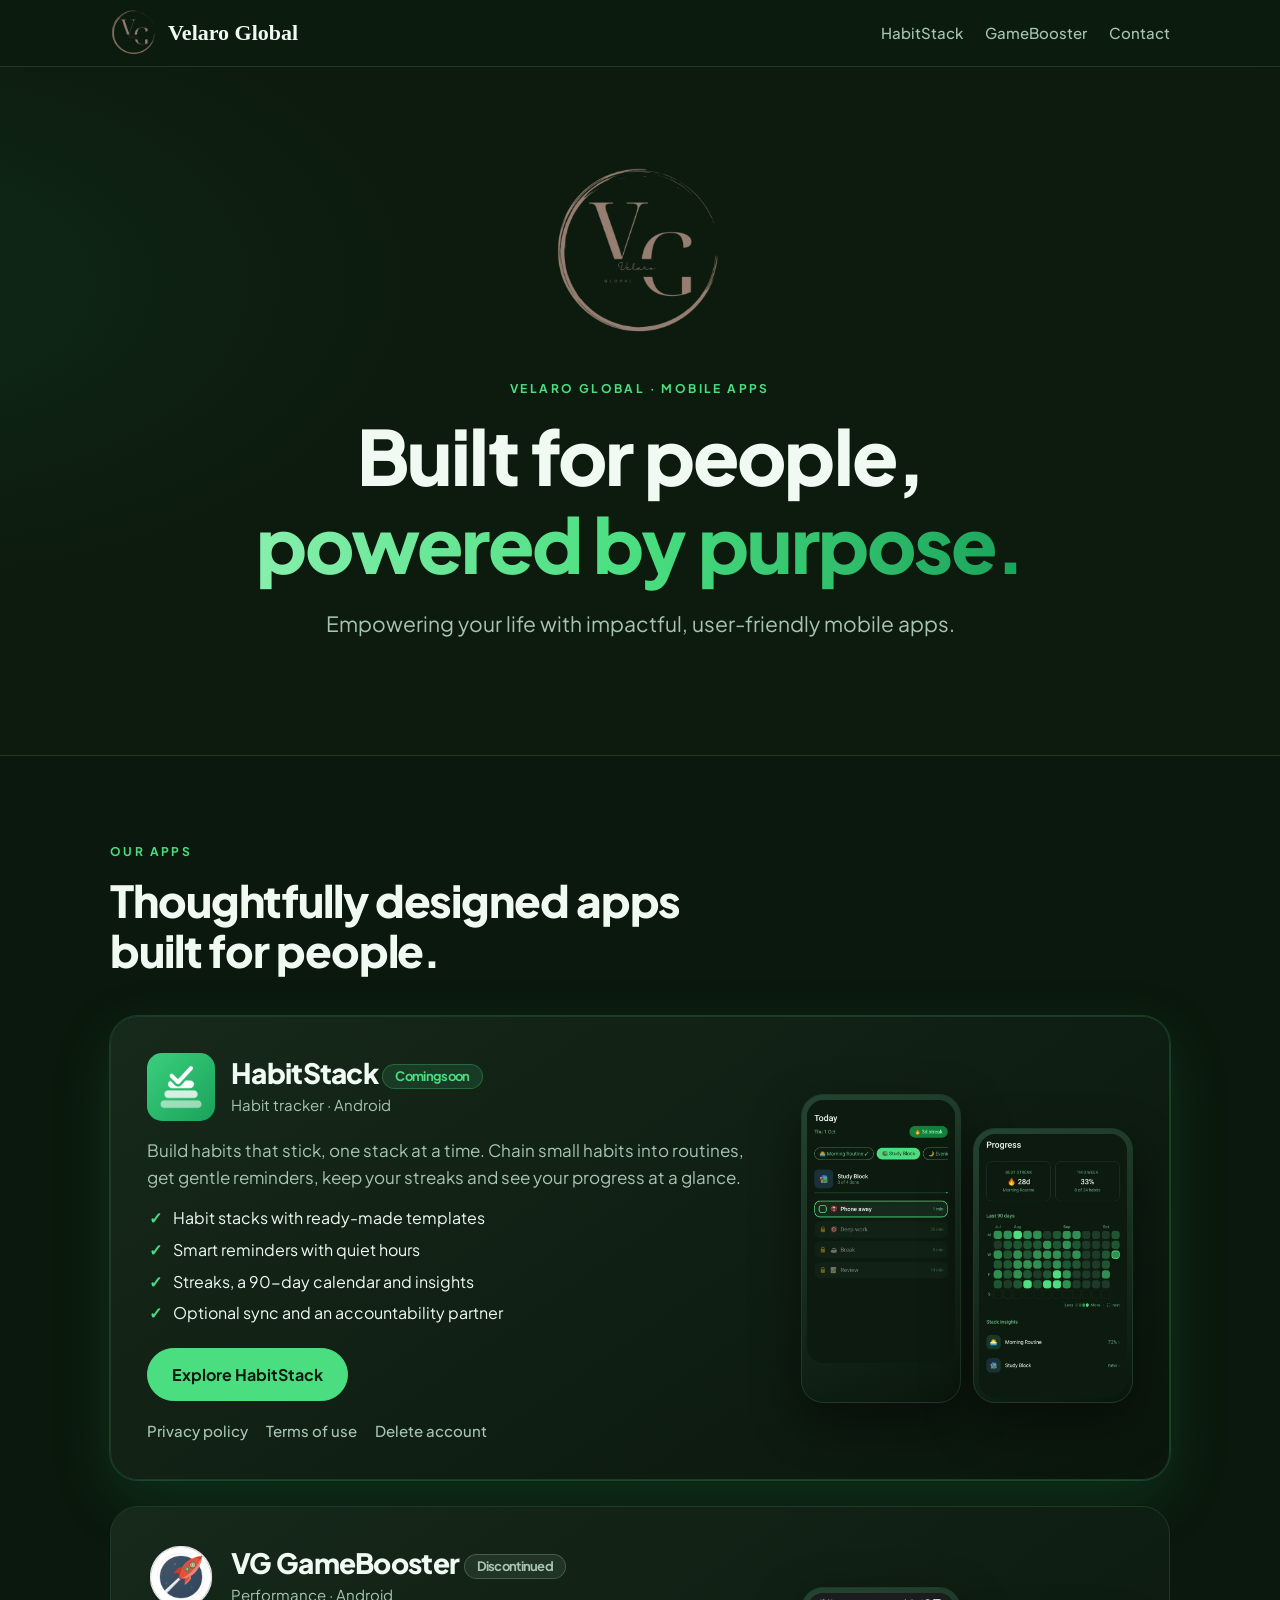
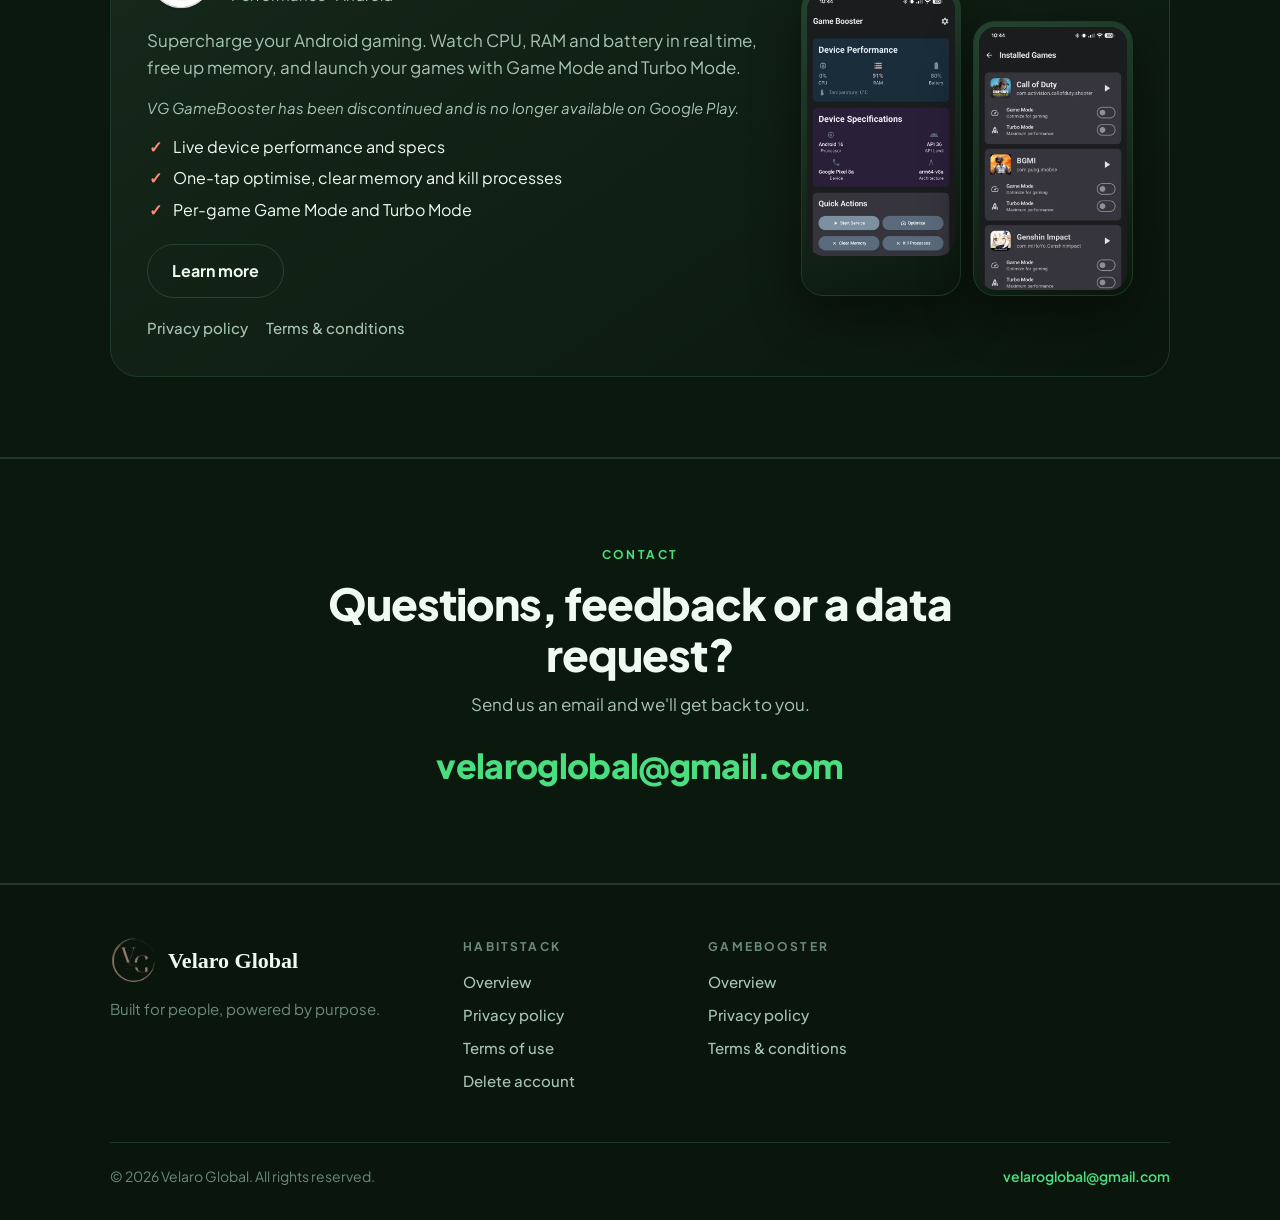
<file: index.html>
<!doctype html>
<html lang="en">
<head>
<meta charset="utf-8" />
<meta name="viewport" content="width=device-width, initial-scale=1" />
<title>Velaro Global — apps built for people, powered by purpose</title>
<meta name="description" content="Velaro Global makes thoughtfully designed mobile apps: HabitStack, a habit tracker built on habit stacking, and VG GameBooster." />
<meta name="theme-color" content="#0d1b0f" />
<link rel="canonical" href="https://velaroglobal.com/" />
<link rel="icon" type="image/png" href="/favicon-32x32.png" />
<link rel="apple-touch-icon" href="/apple-touch-icon.png" />
<meta property="og:site_name" content="Velaro Global" />
<meta property="og:type" content="website" />
<meta property="og:title" content="Velaro Global — apps built for people, powered by purpose" />
<meta property="og:description" content="Velaro Global makes thoughtfully designed mobile apps: HabitStack, a habit tracker built on habit stacking, and VG GameBooster." />
<meta property="og:url" content="https://velaroglobal.com/" />
<meta property="og:image" content="https://velaroglobal.com/assets/img/vg-logo.png" />
<link rel="preconnect" href="https://fonts.googleapis.com" />
<link rel="preconnect" href="https://fonts.gstatic.com" crossorigin />
<link rel="stylesheet" href="https://fonts.googleapis.com/css2?family=Old+Standard+TT:wght@400;700&family=Plus+Jakarta+Sans:wght@400;500;600;700;800&display=swap" />
<link rel="stylesheet" href="/assets/css/site.css" />
</head>
<body>
  <a class="skip" href="#main">Skip to content</a>
  <header class="site-header">
    <div class="wrap">
      <a class="brand" href="/" aria-label="Velaro Global home"><img class="vg-mark" src="/assets/img/vg-logo.png" width="512" height="512" alt="" /><span class="wordmark">Velaro Global</span></a>
      <nav class="site-nav" aria-label="Main">
        <a href="/habitstack/">HabitStack</a>
        <a href="/gamebooster/">GameBooster</a>
        <a href="mailto:velaroglobal@gmail.com">Contact</a>
      </nav>
    </div>
  </header>
  <main id="main">
    <section class="hero">
      <div class="wrap">
        <img class="vg-mark" src="/assets/img/vg-logo.png" width="512" height="512" alt="" />
        <span class="eyebrow">Velaro Global · Mobile apps</span>
        <h1>Built for people,<br /><span class="grad">powered by purpose.</span></h1>
        <p class="lede">Empowering your life with impactful, user-friendly mobile apps.</p>
      </div>
    </section>

    <section id="apps" class="alt">
      <div class="wrap">
        <div class="section-head">
          <span class="eyebrow">Our apps</span>
          <h2>Thoughtfully designed apps built for people.</h2>
        </div>

        <article class="app-card habitstack">
          <div>
            <div class="app-head">
              <img src="/habitstack/logo.png" width="68" height="68" alt="HabitStack icon" />
              <div>
                <h3>HabitStack <span class="pill">Coming soon</span></h3>
                <p class="tag">Habit tracker · Android</p>
              </div>
            </div>
            <p>Build habits that stick, one stack at a time. Chain small habits into routines,
              get gentle reminders, keep your streaks and see your progress at a glance.</p>
            <ul class="points">
              <li>Habit stacks with ready-made templates</li>
              <li>Smart reminders with quiet hours</li>
              <li>Streaks, a 90-day calendar and insights</li>
              <li>Optional sync and an accountability partner</li>
            </ul>
            <div class="actions" style="justify-content:flex-start">
              <a class="btn" href="/habitstack/">Explore HabitStack</a>
            </div>
            <div class="links">
              <a href="/habitstack/privacy/">Privacy policy</a>
              <a href="/habitstack/terms/">Terms of use</a>
              <a href="/habitstack/delete-account/">Delete account</a>
            </div>
          </div>
          <div class="app-shots">
            <div class="phone"><img src="/habitstack/screenshots/today-dark.webp" width="540" height="960" loading="lazy" alt="HabitStack Today screen" /></div>
            <div class="phone"><img src="/habitstack/screenshots/progress-dark.webp" width="540" height="960" loading="lazy" alt="HabitStack Progress screen" /></div>
          </div>
        </article>

        <article class="app-card gamebooster">
          <div>
            <div class="app-head">
              <img src="/gamebooster/icon.png" width="68" height="68" alt="VG GameBooster icon" />
              <div>
                <h3>VG GameBooster <span class="pill off">Discontinued</span></h3>
                <p class="tag">Performance · Android</p>
              </div>
            </div>
            <p>Supercharge your Android gaming. Watch CPU, RAM and battery in real time, free up
              memory, and launch your games with Game Mode and Turbo Mode.</p>
            <p class="note">VG GameBooster has been discontinued and is no longer available on Google Play.</p>
            <ul class="points">
              <li>Live device performance and specs</li>
              <li>One-tap optimise, clear memory and kill processes</li>
              <li>Per-game Game Mode and Turbo Mode</li>
            </ul>
            <div class="actions" style="justify-content:flex-start">
              <a class="btn ghost" href="/gamebooster/">Learn more</a>
            </div>
            <div class="links">
              <a href="/privacy-policy.html">Privacy policy</a>
              <a href="/terms.html">Terms &amp; conditions</a>
            </div>
          </div>
          <div class="app-shots">
            <div class="phone"><img src="/gamebooster/screenshots/1.webp" width="540" height="960" loading="lazy" alt="VG GameBooster home screen" /></div>
            <div class="phone"><img src="/gamebooster/screenshots/installed-games-v2.webp" width="540" height="960" loading="lazy" alt="VG GameBooster installed games screen" /></div>
          </div>
        </article>
      </div>
    </section>


    <section id="contact" class="alt contact">
      <div class="wrap narrow">
        <span class="eyebrow">Contact</span>
        <h2 style="font-size:clamp(30px,4.4vw,44px);margin-bottom:12px">Questions, feedback or a data request?</h2>
        <p style="color:var(--muted)">Send us an email and we'll get back to you.</p>
        <a class="mail" href="mailto:velaroglobal@gmail.com">velaroglobal@gmail.com</a>
      </div>
    </section>
  </main>
  <footer class="site-footer">
    <div class="wrap">
      <div class="cols">
        <div class="about">
          <a class="brand" href="/"><img class="vg-mark" src="/assets/img/vg-logo.png" width="512" height="512" alt="" /><span class="wordmark">Velaro Global</span></a>
          <p>Built for people, powered by purpose.</p>
        </div>
        <div>
          <h4>HabitStack</h4>
          <ul>
            <li><a href="/habitstack/">Overview</a></li>
            <li><a href="/habitstack/privacy/">Privacy policy</a></li>
            <li><a href="/habitstack/terms/">Terms of use</a></li>
            <li><a href="/habitstack/delete-account/">Delete account</a></li>
          </ul>
        </div>
        <div>
          <h4>GameBooster</h4>
          <ul>
            <li><a href="/gamebooster/">Overview</a></li>
            <li><a href="/privacy-policy.html">Privacy policy</a></li>
            <li><a href="/terms.html">Terms &amp; conditions</a></li>
          </ul>
        </div>
      </div>
      <div class="legal-line">
        <span>&copy; 2026 Velaro Global. All rights reserved.</span>
        <a href="mailto:velaroglobal@gmail.com">velaroglobal@gmail.com</a>
      </div>
    </div>
  </footer>
</body>
</html>
</file>
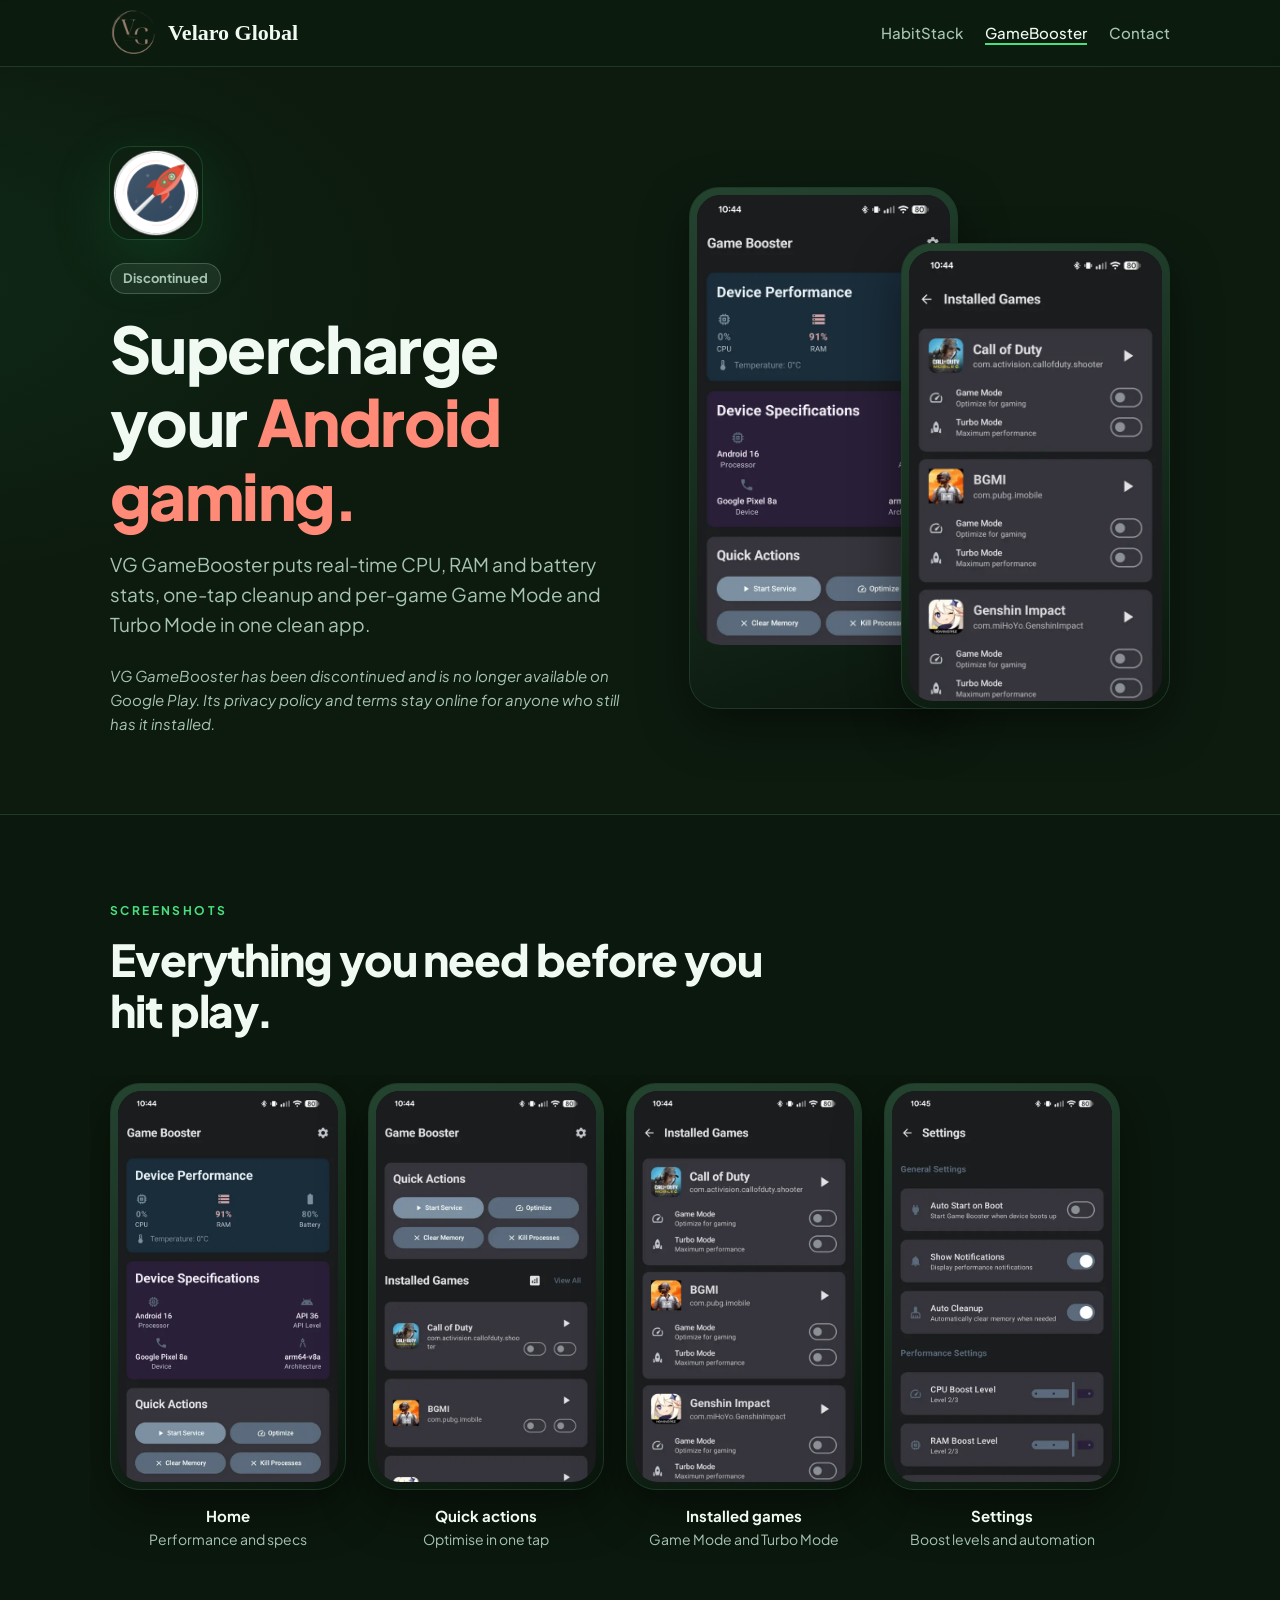
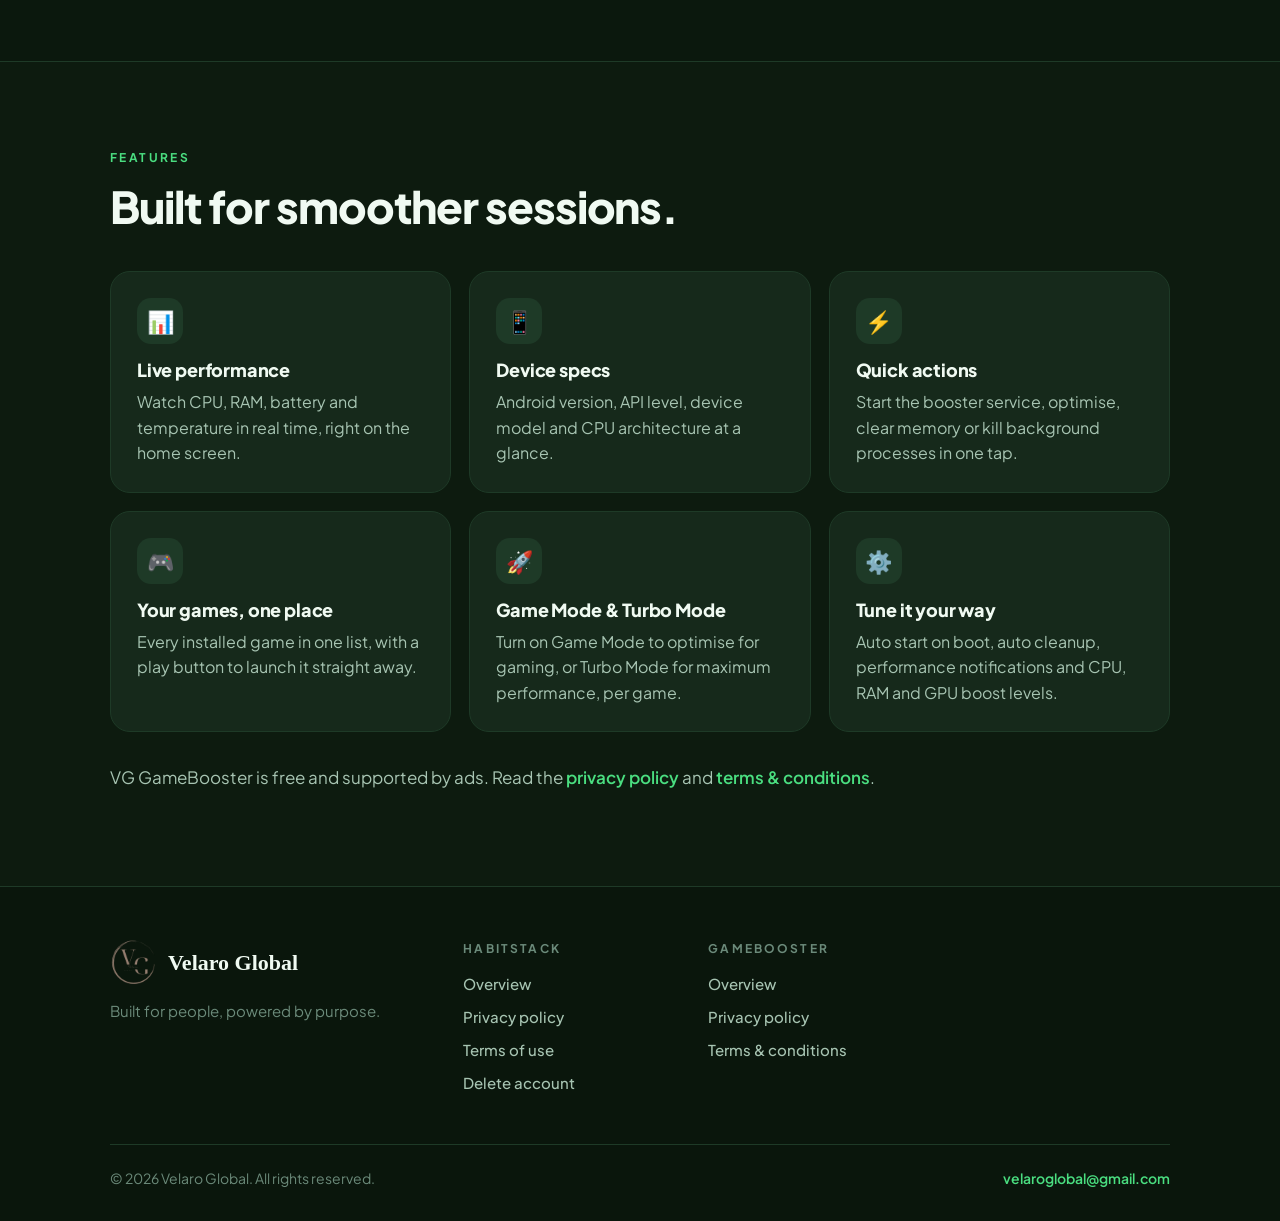
<file: gamebooster/index.html>
<!doctype html>
<html lang="en">
<head>
<meta charset="utf-8" />
<meta name="viewport" content="width=device-width, initial-scale=1" />
<title>VG GameBooster — supercharge your Android gaming</title>
<meta name="description" content="VG GameBooster: real-time CPU, RAM and battery monitoring, one-tap cleanup, and per-game Game Mode and Turbo Mode for Android." />
<meta name="theme-color" content="#0d1b0f" />
<link rel="canonical" href="https://velaroglobal.com/gamebooster/" />
<link rel="icon" type="image/png" href="/gamebooster/icon.png" />
<link rel="apple-touch-icon" href="/gamebooster/icon.png" />
<meta property="og:site_name" content="Velaro Global" />
<meta property="og:type" content="website" />
<meta property="og:title" content="VG GameBooster — supercharge your Android gaming" />
<meta property="og:description" content="VG GameBooster: real-time CPU, RAM and battery monitoring, one-tap cleanup, and per-game Game Mode and Turbo Mode for Android." />
<meta property="og:url" content="https://velaroglobal.com/gamebooster/" />
<meta property="og:image" content="https://velaroglobal.com/gamebooster/icon.png" />
<link rel="preconnect" href="https://fonts.googleapis.com" />
<link rel="preconnect" href="https://fonts.gstatic.com" crossorigin />
<link rel="stylesheet" href="https://fonts.googleapis.com/css2?family=Old+Standard+TT:wght@400;700&family=Plus+Jakarta+Sans:wght@400;500;600;700;800&display=swap" />
<link rel="stylesheet" href="/assets/css/site.css" />
</head>
<body>
  <a class="skip" href="#main">Skip to content</a>
  <header class="site-header">
    <div class="wrap">
      <a class="brand" href="/" aria-label="Velaro Global home"><img class="vg-mark" src="/assets/img/vg-logo.png" width="512" height="512" alt="" /><span class="wordmark">Velaro Global</span></a>
      <nav class="site-nav" aria-label="Main">
        <a href="/habitstack/">HabitStack</a>
        <a href="/gamebooster/" aria-current="page">GameBooster</a>
        <a href="mailto:velaroglobal@gmail.com">Contact</a>
      </nav>
    </div>
  </header>
  <main id="main">
    <section class="product-hero">
      <div class="wrap">
        <div>
          <img class="app-icon" src="/gamebooster/icon.png" width="92" height="92" alt="VG GameBooster icon" />
          <span class="pill off">Discontinued</span>
          <h1 style="margin-top:18px">Supercharge your <span style="color:var(--rocket)">Android gaming.</span></h1>
          <p class="lede">VG GameBooster puts real-time CPU, RAM and battery stats, one-tap cleanup and
            per-game Game Mode and Turbo Mode in one clean app.</p>
          <p class="note">VG GameBooster has been discontinued and is no longer available on Google Play.
            Its privacy policy and terms stay online for anyone who still has it installed.</p>
        </div>
        <div class="hero-phones">
          <div class="phone"><img src="/gamebooster/screenshots/1.webp" width="540" height="960" alt="VG GameBooster home screen with device performance" /></div>
          <div class="phone"><img src="/gamebooster/screenshots/installed-games-v2.webp" width="540" height="960" alt="VG GameBooster installed games with Game Mode and Turbo Mode" /></div>
        </div>
      </div>
    </section>

    <section id="screens" class="alt">
      <div class="wrap">
        <div class="section-head">
          <span class="eyebrow">Screenshots</span>
          <h2>Everything you need before you hit play.</h2>
        </div>
        <div class="shots" tabindex="0" aria-label="VG GameBooster screenshots">
        <figure>
          <div class="phone"><img src="/gamebooster/screenshots/1.webp" width="540" height="960" loading="lazy" alt="VG GameBooster Home screen" /></div>
          <figcaption><strong>Home</strong>Performance and specs</figcaption>
        </figure>
        <figure>
          <div class="phone"><img src="/gamebooster/screenshots/quick-actions-v2.webp" width="540" height="960" loading="lazy" alt="VG GameBooster Quick actions screen" /></div>
          <figcaption><strong>Quick actions</strong>Optimise in one tap</figcaption>
        </figure>
        <figure>
          <div class="phone"><img src="/gamebooster/screenshots/installed-games-v2.webp" width="540" height="960" loading="lazy" alt="VG GameBooster Installed games screen" /></div>
          <figcaption><strong>Installed games</strong>Game Mode and Turbo Mode</figcaption>
        </figure>
        <figure>
          <div class="phone"><img src="/gamebooster/screenshots/4.webp" width="540" height="960" loading="lazy" alt="VG GameBooster Settings screen" /></div>
          <figcaption><strong>Settings</strong>Boost levels and automation</figcaption>
        </figure>
        </div>
      </div>
    </section>

    <section id="features">
      <div class="wrap">
        <div class="section-head">
          <span class="eyebrow">Features</span>
          <h2>Built for smoother sessions.</h2>
        </div>
        <div class="grid three">
          <div class="card">
            <span class="emoji" aria-hidden="true">📊</span>
            <h3>Live performance</h3>
            <p>Watch CPU, RAM, battery and temperature in real time, right on the home screen.</p>
          </div>
          <div class="card">
            <span class="emoji" aria-hidden="true">📱</span>
            <h3>Device specs</h3>
            <p>Android version, API level, device model and CPU architecture at a glance.</p>
          </div>
          <div class="card">
            <span class="emoji" aria-hidden="true">⚡</span>
            <h3>Quick actions</h3>
            <p>Start the booster service, optimise, clear memory or kill background processes in one tap.</p>
          </div>
          <div class="card">
            <span class="emoji" aria-hidden="true">🎮</span>
            <h3>Your games, one place</h3>
            <p>Every installed game in one list, with a play button to launch it straight away.</p>
          </div>
          <div class="card">
            <span class="emoji" aria-hidden="true">🚀</span>
            <h3>Game Mode &amp; Turbo Mode</h3>
            <p>Turn on Game Mode to optimise for gaming, or Turbo Mode for maximum performance, per game.</p>
          </div>
          <div class="card">
            <span class="emoji" aria-hidden="true">⚙️</span>
            <h3>Tune it your way</h3>
            <p>Auto start on boot, auto cleanup, performance notifications and CPU, RAM and GPU boost levels.</p>
          </div>
        </div>
        <p style="color:var(--muted);margin-top:32px">VG GameBooster is free and supported by ads. Read the
          <a href="/privacy-policy.html">privacy policy</a> and
          <a href="/terms.html">terms &amp; conditions</a>.</p>
      </div>
    </section>
  </main>
  <footer class="site-footer">
    <div class="wrap">
      <div class="cols">
        <div class="about">
          <a class="brand" href="/"><img class="vg-mark" src="/assets/img/vg-logo.png" width="512" height="512" alt="" /><span class="wordmark">Velaro Global</span></a>
          <p>Built for people, powered by purpose.</p>
        </div>
        <div>
          <h4>HabitStack</h4>
          <ul>
            <li><a href="/habitstack/">Overview</a></li>
            <li><a href="/habitstack/privacy/">Privacy policy</a></li>
            <li><a href="/habitstack/terms/">Terms of use</a></li>
            <li><a href="/habitstack/delete-account/">Delete account</a></li>
          </ul>
        </div>
        <div>
          <h4>GameBooster</h4>
          <ul>
            <li><a href="/gamebooster/">Overview</a></li>
            <li><a href="/privacy-policy.html">Privacy policy</a></li>
            <li><a href="/terms.html">Terms &amp; conditions</a></li>
          </ul>
        </div>
      </div>
      <div class="legal-line">
        <span>&copy; 2026 Velaro Global. All rights reserved.</span>
        <a href="mailto:velaroglobal@gmail.com">velaroglobal@gmail.com</a>
      </div>
    </div>
  </footer>
</body>
</html>
</file>
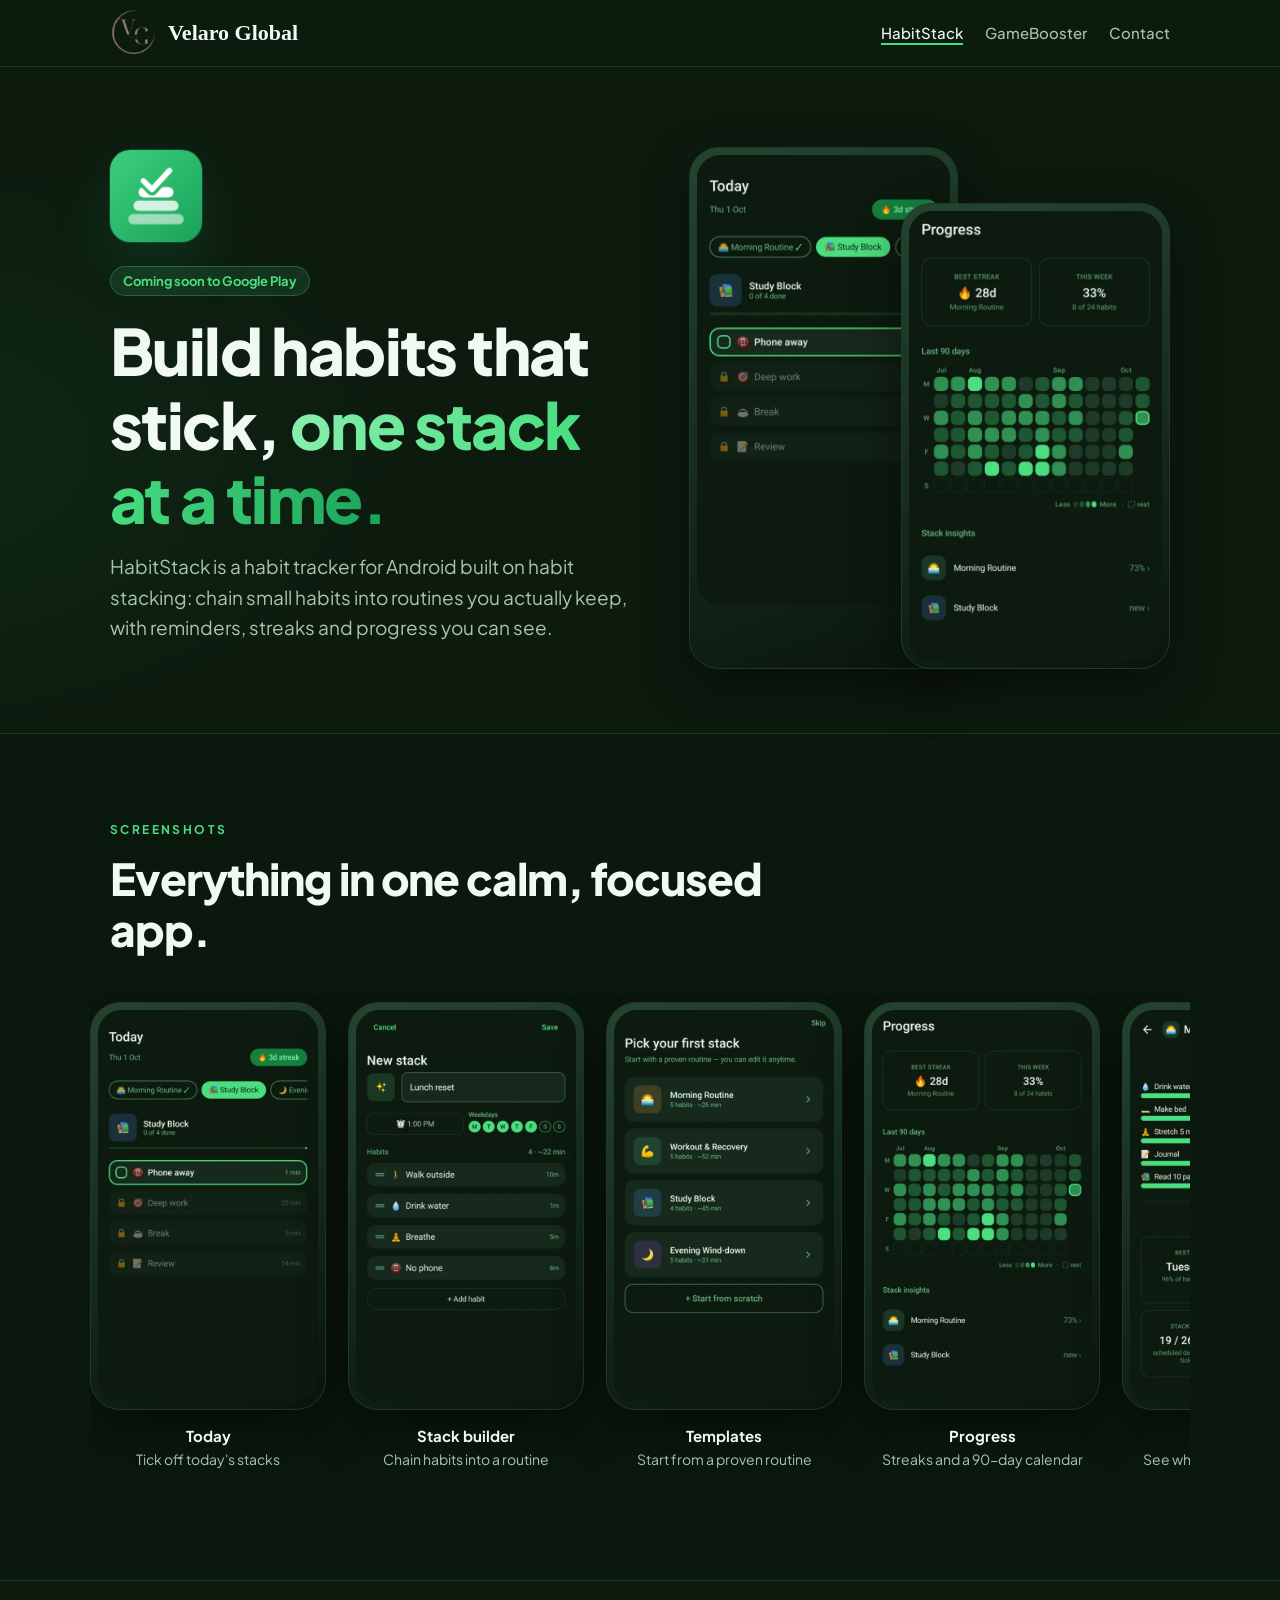
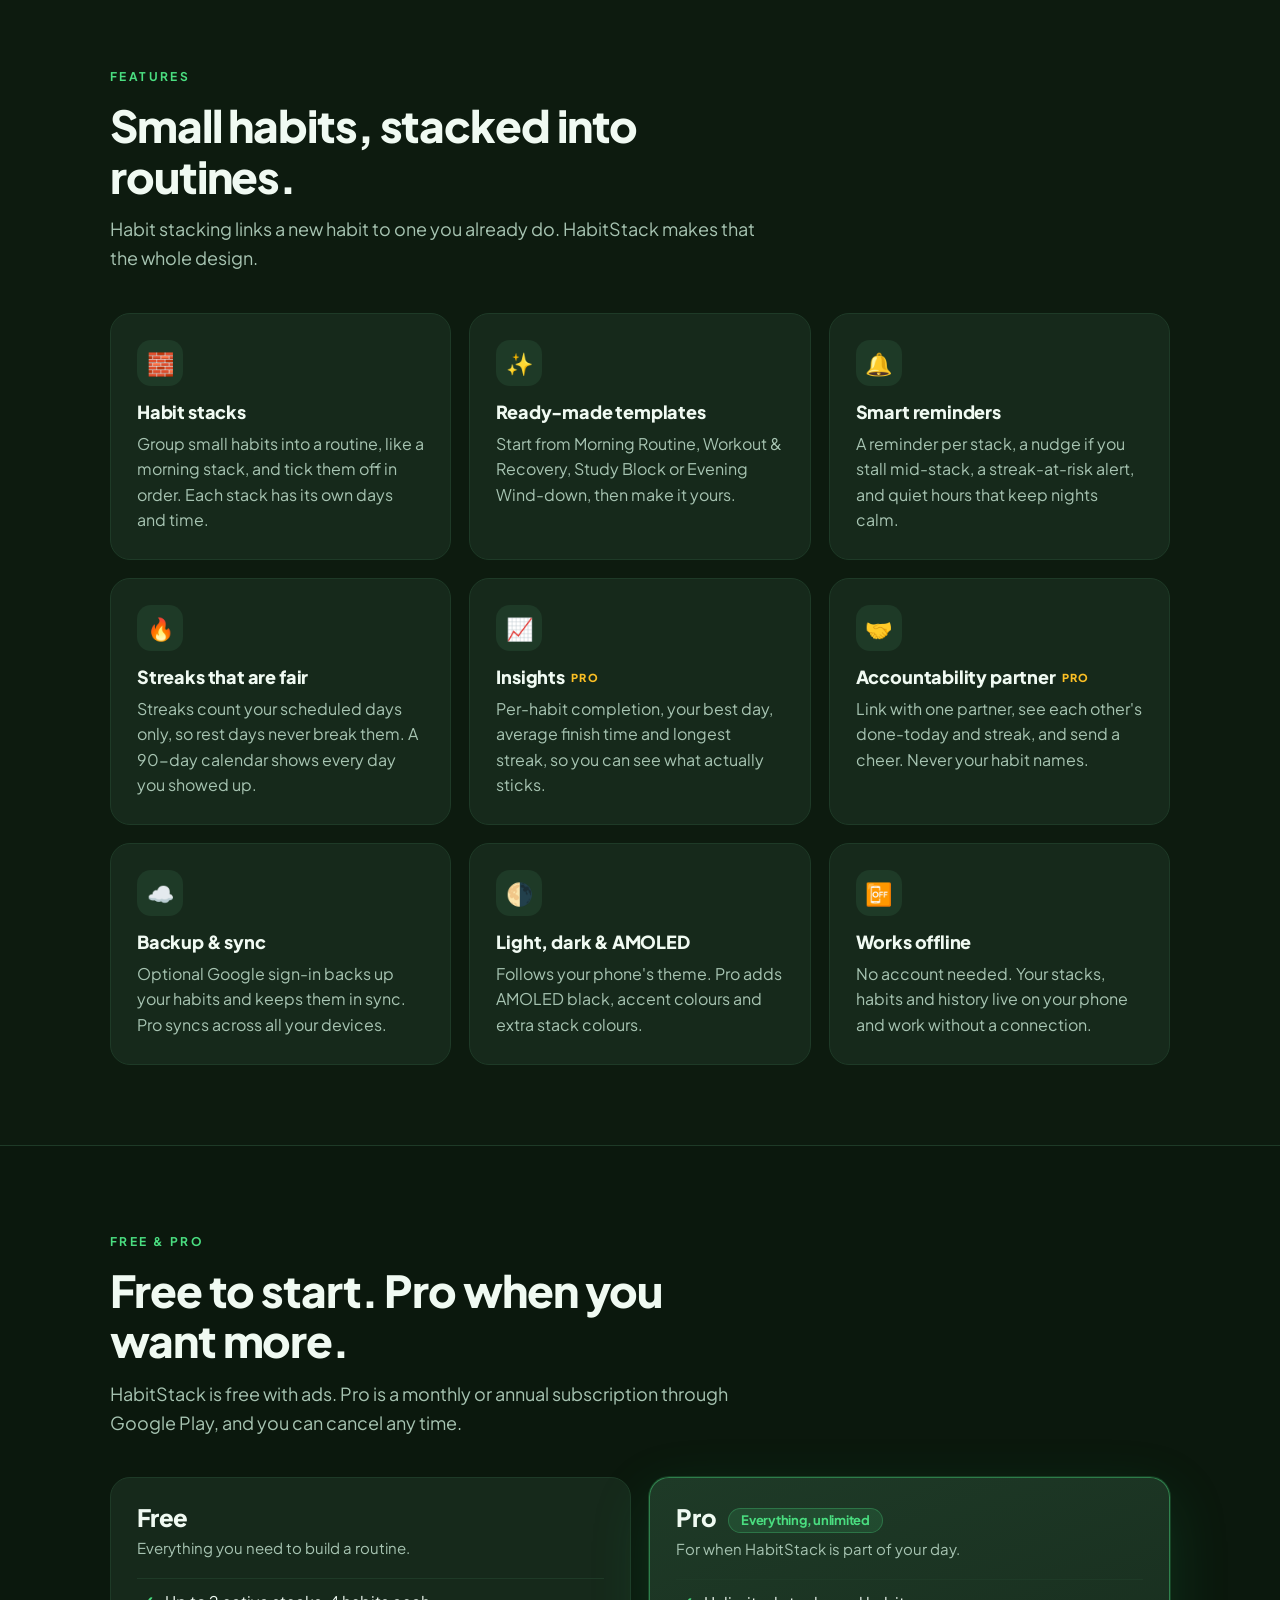
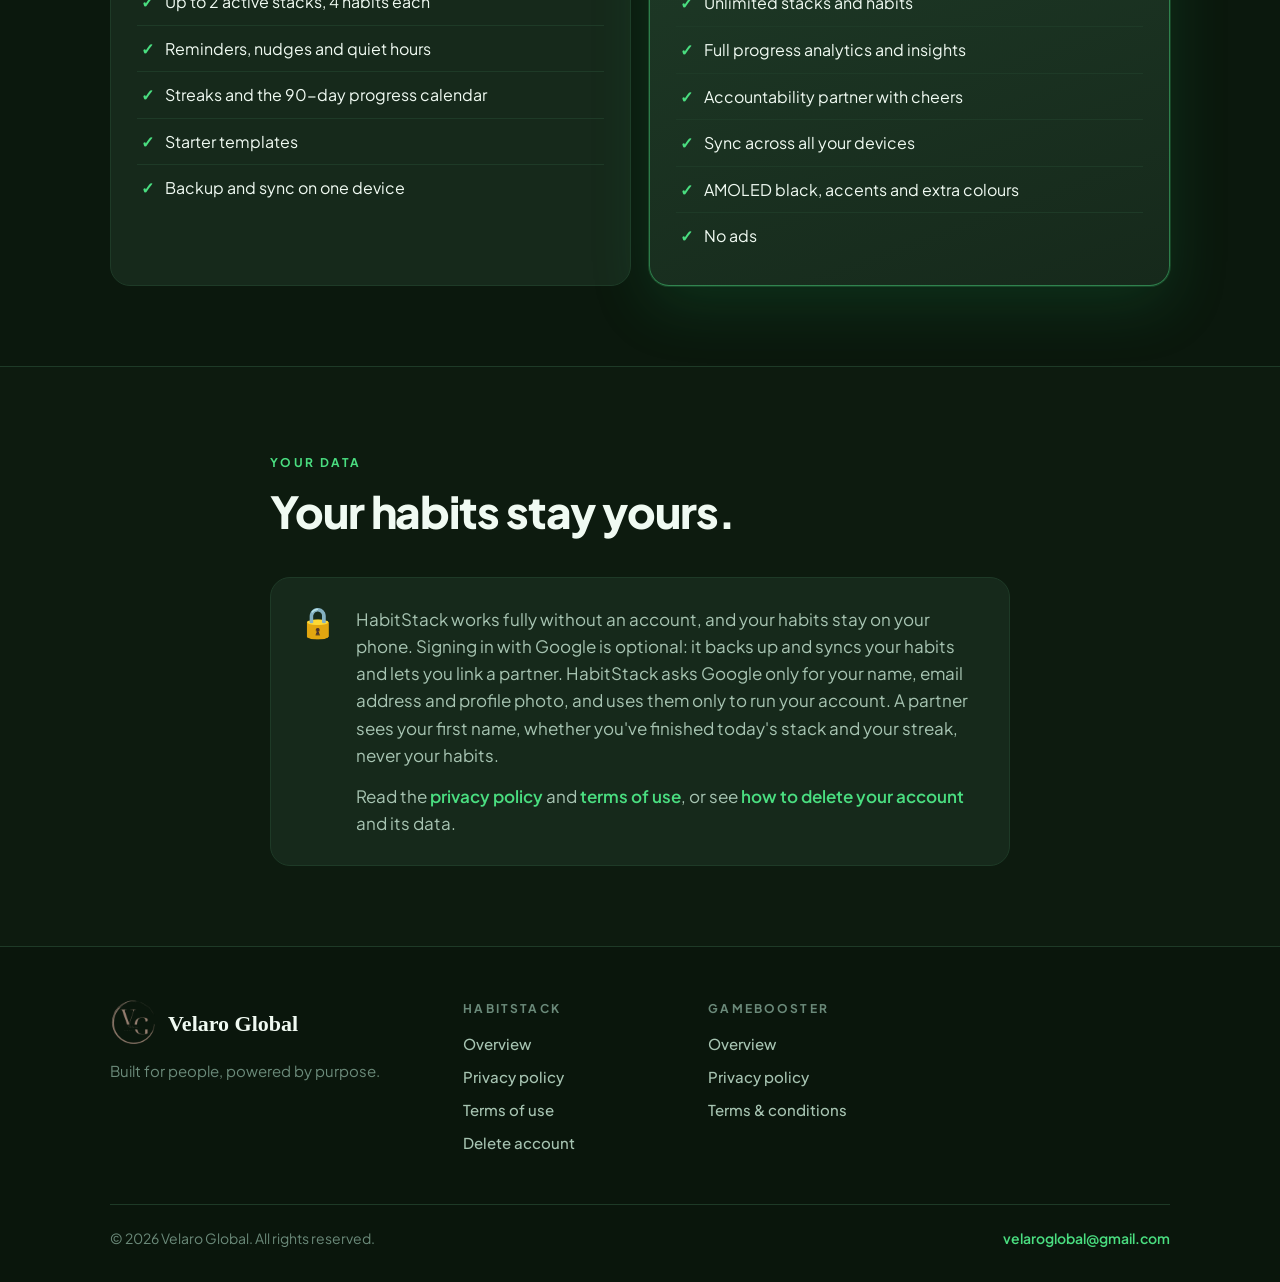
<file: habitstack/index.html>
<!doctype html>
<html lang="en">
<head>
<meta charset="utf-8" />
<meta name="viewport" content="width=device-width, initial-scale=1" />
<title>HabitStack — build habits that stick, one stack at a time</title>
<meta name="description" content="HabitStack is an Android habit tracker built on habit stacking: chain small habits into routines, get reminders, keep streaks and track your progress." />
<meta name="theme-color" content="#0d1b0f" />
<link rel="canonical" href="https://velaroglobal.com/habitstack/" />
<link rel="icon" type="image/png" href="/habitstack/favicon.png" />
<link rel="apple-touch-icon" href="/habitstack/favicon.png" />
<meta property="og:site_name" content="Velaro Global" />
<meta property="og:type" content="website" />
<meta property="og:title" content="HabitStack — build habits that stick, one stack at a time" />
<meta property="og:description" content="HabitStack is an Android habit tracker built on habit stacking: chain small habits into routines, get reminders, keep streaks and track your progress." />
<meta property="og:url" content="https://velaroglobal.com/habitstack/" />
<meta property="og:image" content="https://velaroglobal.com/habitstack/logo.png" />
<link rel="preconnect" href="https://fonts.googleapis.com" />
<link rel="preconnect" href="https://fonts.gstatic.com" crossorigin />
<link rel="stylesheet" href="https://fonts.googleapis.com/css2?family=Old+Standard+TT:wght@400;700&family=Plus+Jakarta+Sans:wght@400;500;600;700;800&display=swap" />
<link rel="stylesheet" href="/assets/css/site.css" />
</head>
<body>
  <a class="skip" href="#main">Skip to content</a>
  <header class="site-header">
    <div class="wrap">
      <a class="brand" href="/" aria-label="Velaro Global home"><img class="vg-mark" src="/assets/img/vg-logo.png" width="512" height="512" alt="" /><span class="wordmark">Velaro Global</span></a>
      <nav class="site-nav" aria-label="Main">
        <a href="/habitstack/" aria-current="page">HabitStack</a>
        <a href="/gamebooster/">GameBooster</a>
        <a href="mailto:velaroglobal@gmail.com">Contact</a>
      </nav>
    </div>
  </header>
  <main id="main">
    <section class="product-hero">
      <div class="wrap">
        <div>
          <img class="app-icon" src="/habitstack/logo.png" width="92" height="92" alt="HabitStack icon" />
          <span class="pill">Coming soon to Google Play</span>
          <h1 style="margin-top:18px">Build habits that stick, <span class="grad">one stack at a time.</span></h1>
          <p class="lede">HabitStack is a habit tracker for Android built on habit stacking: chain
            small habits into routines you actually keep, with reminders, streaks and progress you
            can see.</p>
        </div>
        <div class="hero-phones">
          <div class="phone"><img src="/habitstack/screenshots/today-dark.webp" width="540" height="960" alt="HabitStack Today screen with a morning routine" /></div>
          <div class="phone"><img src="/habitstack/screenshots/progress-dark.webp" width="540" height="960" alt="HabitStack Progress screen with streaks and a 90-day calendar" /></div>
        </div>
      </div>
    </section>

    <section id="screens" class="alt">
      <div class="wrap">
        <div class="section-head">
          <span class="eyebrow">Screenshots</span>
          <h2>Everything in one calm, focused app.</h2>
        </div>
        <div class="shots" tabindex="0" aria-label="HabitStack screenshots">
        <figure>
          <div class="phone"><img src="/habitstack/screenshots/today-dark.webp" width="540" height="960" loading="lazy" alt="HabitStack Today screen" /></div>
          <figcaption><strong>Today</strong>Tick off today's stacks</figcaption>
        </figure>
        <figure>
          <div class="phone"><img src="/habitstack/screenshots/builder-dark.webp" width="540" height="960" loading="lazy" alt="HabitStack Stack builder screen" /></div>
          <figcaption><strong>Stack builder</strong>Chain habits into a routine</figcaption>
        </figure>
        <figure>
          <div class="phone"><img src="/habitstack/screenshots/templates-dark.webp" width="540" height="960" loading="lazy" alt="HabitStack Templates screen" /></div>
          <figcaption><strong>Templates</strong>Start from a proven routine</figcaption>
        </figure>
        <figure>
          <div class="phone"><img src="/habitstack/screenshots/progress-dark.webp" width="540" height="960" loading="lazy" alt="HabitStack Progress screen" /></div>
          <figcaption><strong>Progress</strong>Streaks and a 90-day calendar</figcaption>
        </figure>
        <figure>
          <div class="phone"><img src="/habitstack/screenshots/insights-dark.webp" width="540" height="960" loading="lazy" alt="HabitStack Insights screen" /></div>
          <figcaption><strong>Insights</strong>See what sticks, habit by habit</figcaption>
        </figure>
        <figure>
          <div class="phone"><img src="/habitstack/screenshots/reminders-dark.webp" width="540" height="960" loading="lazy" alt="HabitStack Reminders screen" /></div>
          <figcaption><strong>Reminders</strong>Smart nudges, quiet hours</figcaption>
        </figure>
        <figure>
          <div class="phone"><img src="/habitstack/screenshots/partner-dark.webp" width="540" height="960" loading="lazy" alt="HabitStack Partner screen" /></div>
          <figcaption><strong>Partner</strong>Stay accountable together</figcaption>
        </figure>
        </div>
      </div>
    </section>

    <section id="features">
      <div class="wrap">
        <div class="section-head">
          <span class="eyebrow">Features</span>
          <h2>Small habits, stacked into routines.</h2>
          <p>Habit stacking links a new habit to one you already do. HabitStack makes that the whole
            design.</p>
        </div>
        <div class="grid three">
          <div class="card">
            <span class="emoji" aria-hidden="true">🧱</span>
            <h3>Habit stacks</h3>
            <p>Group small habits into a routine, like a morning stack, and tick them off in order. Each stack has its own days and time.</p>
          </div>
          <div class="card">
            <span class="emoji" aria-hidden="true">✨</span>
            <h3>Ready-made templates</h3>
            <p>Start from Morning Routine, Workout &amp; Recovery, Study Block or Evening Wind-down, then make it yours.</p>
          </div>
          <div class="card">
            <span class="emoji" aria-hidden="true">🔔</span>
            <h3>Smart reminders</h3>
            <p>A reminder per stack, a nudge if you stall mid-stack, a streak-at-risk alert, and quiet hours that keep nights calm.</p>
          </div>
          <div class="card">
            <span class="emoji" aria-hidden="true">🔥</span>
            <h3>Streaks that are fair</h3>
            <p>Streaks count your scheduled days only, so rest days never break them. A 90-day calendar shows every day you showed up.</p>
          </div>
          <div class="card">
            <span class="emoji" aria-hidden="true">📈</span>
            <h3>Insights<span class="pro-tag">PRO</span></h3>
            <p>Per-habit completion, your best day, average finish time and longest streak, so you can see what actually sticks.</p>
          </div>
          <div class="card">
            <span class="emoji" aria-hidden="true">🤝</span>
            <h3>Accountability partner<span class="pro-tag">PRO</span></h3>
            <p>Link with one partner, see each other's done-today and streak, and send a cheer. Never your habit names.</p>
          </div>
          <div class="card">
            <span class="emoji" aria-hidden="true">☁️</span>
            <h3>Backup &amp; sync</h3>
            <p>Optional Google sign-in backs up your habits and keeps them in sync. Pro syncs across all your devices.</p>
          </div>
          <div class="card">
            <span class="emoji" aria-hidden="true">🌗</span>
            <h3>Light, dark &amp; AMOLED</h3>
            <p>Follows your phone's theme. Pro adds AMOLED black, accent colours and extra stack colours.</p>
          </div>
          <div class="card">
            <span class="emoji" aria-hidden="true">📴</span>
            <h3>Works offline</h3>
            <p>No account needed. Your stacks, habits and history live on your phone and work without a connection.</p>
          </div>
        </div>
      </div>
    </section>

    <section id="pro" class="alt">
      <div class="wrap">
        <div class="section-head">
          <span class="eyebrow">Free &amp; Pro</span>
          <h2>Free to start. Pro when you want more.</h2>
          <p>HabitStack is free with ads. Pro is a monthly or annual subscription through Google
            Play, and you can cancel any time.</p>
        </div>
        <div class="grid two">
          <div class="card plan">
            <h3>Free</h3>
            <p class="sub">Everything you need to build a routine.</p>
            <ul>
              <li>Up to 2 active stacks, 4 habits each</li>
              <li>Reminders, nudges and quiet hours</li>
              <li>Streaks and the 90-day progress calendar</li>
              <li>Starter templates</li>
              <li>Backup and sync on one device</li>
            </ul>
          </div>
          <div class="card plan pro">
            <h3>Pro <span class="pill">Everything, unlimited</span></h3>
            <p class="sub">For when HabitStack is part of your day.</p>
            <ul>
              <li>Unlimited stacks and habits</li>
              <li>Full progress analytics and insights</li>
              <li>Accountability partner with cheers</li>
              <li>Sync across all your devices</li>
              <li>AMOLED black, accents and extra colours</li>
              <li>No ads</li>
            </ul>
          </div>
        </div>
      </div>
    </section>

    <section id="data">
      <div class="wrap narrow">
        <div class="section-head">
          <span class="eyebrow">Your data</span>
          <h2>Your habits stay yours.</h2>
        </div>
        <div class="callout">
          <span class="emoji" aria-hidden="true">🔒</span>
          <div>
            <p>HabitStack works fully without an account, and your habits stay on your phone.
              Signing in with Google is optional: it backs up and syncs your habits and lets you link
              a partner. HabitStack asks Google only for your name, email address and profile photo,
              and uses them only to run your account. A partner sees your first name, whether you've
              finished today's stack and your streak, never your habits.</p>
            <p>Read the <a href="/habitstack/privacy/">privacy policy</a> and
              <a href="/habitstack/terms/">terms of use</a>, or see
              <a href="/habitstack/delete-account/">how to delete your account</a> and its data.</p>
          </div>
        </div>
      </div>
    </section>
  </main>
  <footer class="site-footer">
    <div class="wrap">
      <div class="cols">
        <div class="about">
          <a class="brand" href="/"><img class="vg-mark" src="/assets/img/vg-logo.png" width="512" height="512" alt="" /><span class="wordmark">Velaro Global</span></a>
          <p>Built for people, powered by purpose.</p>
        </div>
        <div>
          <h4>HabitStack</h4>
          <ul>
            <li><a href="/habitstack/">Overview</a></li>
            <li><a href="/habitstack/privacy/">Privacy policy</a></li>
            <li><a href="/habitstack/terms/">Terms of use</a></li>
            <li><a href="/habitstack/delete-account/">Delete account</a></li>
          </ul>
        </div>
        <div>
          <h4>GameBooster</h4>
          <ul>
            <li><a href="/gamebooster/">Overview</a></li>
            <li><a href="/privacy-policy.html">Privacy policy</a></li>
            <li><a href="/terms.html">Terms &amp; conditions</a></li>
          </ul>
        </div>
      </div>
      <div class="legal-line">
        <span>&copy; 2026 Velaro Global. All rights reserved.</span>
        <a href="mailto:velaroglobal@gmail.com">velaroglobal@gmail.com</a>
      </div>
    </div>
  </footer>
</body>
</html>
</file>
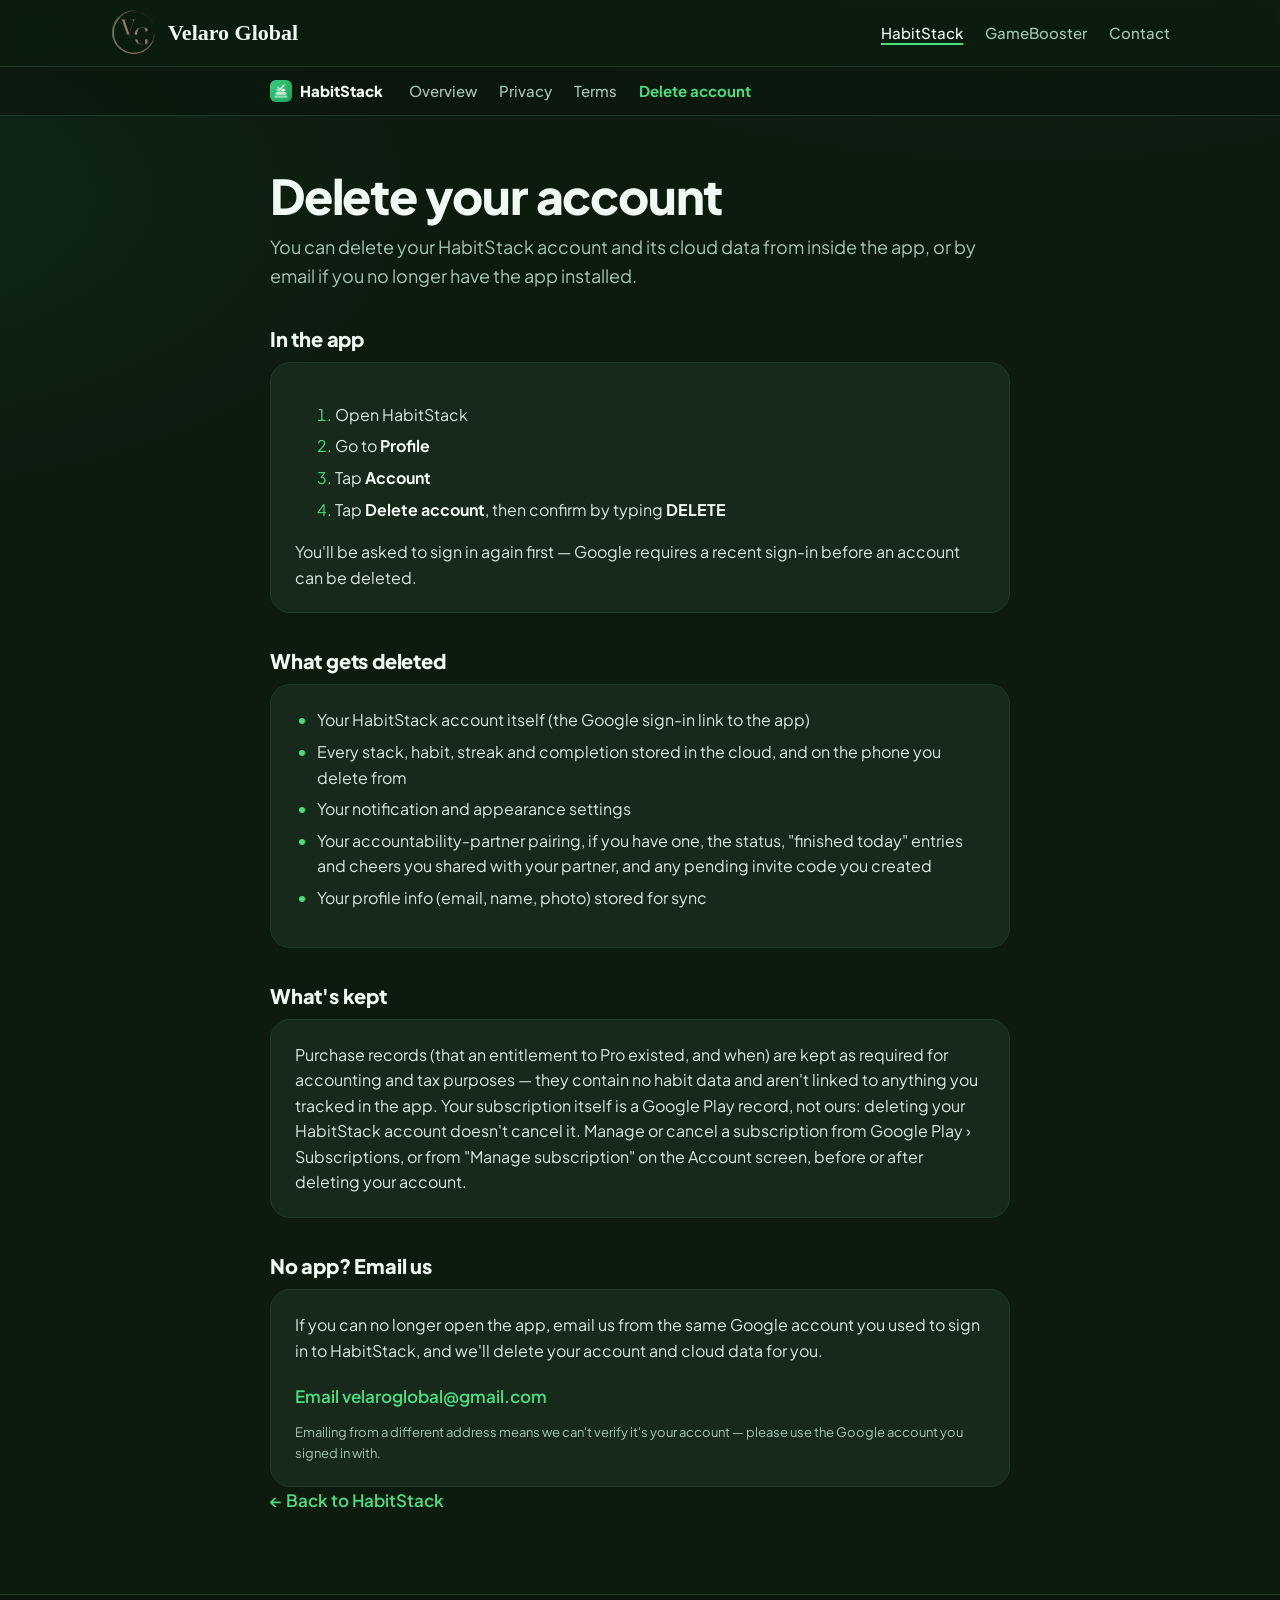
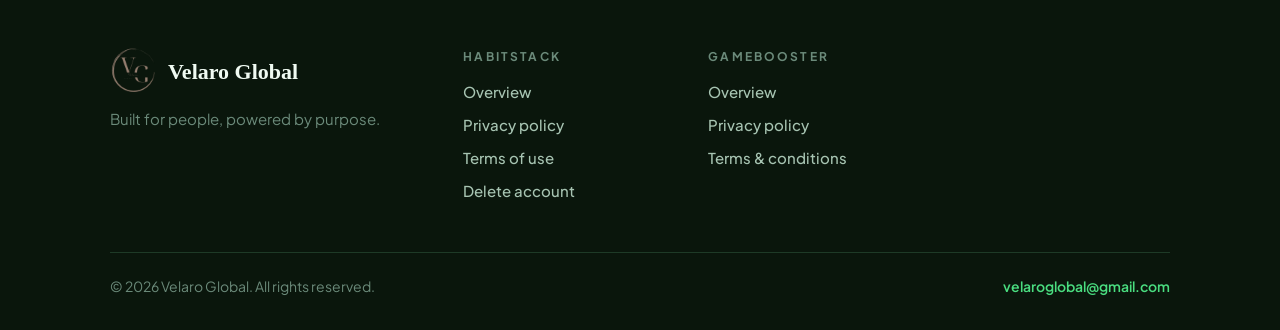
<file: habitstack/delete-account/index.html>
<!doctype html>
<html lang="en">
<head>
<meta charset="utf-8" />
<meta name="viewport" content="width=device-width, initial-scale=1" />
<title>Delete your HabitStack account · Velaro Global</title>
<meta name="description" content="How to delete your HabitStack account and its data, in the app or by email." />
<meta name="theme-color" content="#0d1b0f" />
<link rel="canonical" href="https://velaroglobal.com/habitstack/delete-account/" />
<link rel="icon" type="image/png" href="/habitstack/favicon.png" />
<link rel="apple-touch-icon" href="/habitstack/favicon.png" />
<meta property="og:site_name" content="Velaro Global" />
<meta property="og:type" content="website" />
<meta property="og:title" content="Delete your HabitStack account · Velaro Global" />
<meta property="og:description" content="How to delete your HabitStack account and its data, in the app or by email." />
<meta property="og:url" content="https://velaroglobal.com/habitstack/delete-account/" />
<meta property="og:image" content="https://velaroglobal.com/habitstack/logo.png" />
<link rel="preconnect" href="https://fonts.googleapis.com" />
<link rel="preconnect" href="https://fonts.gstatic.com" crossorigin />
<link rel="stylesheet" href="https://fonts.googleapis.com/css2?family=Old+Standard+TT:wght@400;700&family=Plus+Jakarta+Sans:wght@400;500;600;700;800&display=swap" />
<link rel="stylesheet" href="/assets/css/site.css" />
</head>
<body>
  <a class="skip" href="#main">Skip to content</a>
  <header class="site-header">
    <div class="wrap">
      <a class="brand" href="/" aria-label="Velaro Global home"><img class="vg-mark" src="/assets/img/vg-logo.png" width="512" height="512" alt="" /><span class="wordmark">Velaro Global</span></a>
      <nav class="site-nav" aria-label="Main">
        <a href="/habitstack/" aria-current="page">HabitStack</a>
        <a href="/gamebooster/">GameBooster</a>
        <a href="mailto:velaroglobal@gmail.com">Contact</a>
      </nav>
    </div>
  </header>
  <main id="main">
    <nav class="subnav" aria-label="HabitStack">
      <div class="wrap narrow">
        <span class="app"><img src="/habitstack/logo.png" width="22" height="22" alt="" />HabitStack</span>
        <a href="/habitstack/">Overview</a>
        <a href="/habitstack/privacy/">Privacy</a>
        <a href="/habitstack/terms/">Terms</a>
        <a href="/habitstack/delete-account/" aria-current="page">Delete account</a>
      </div>
    </nav>
    <article class="legal">
      <div class="wrap narrow">
        <h1>Delete your account</h1>
        <p class="intro">
          You can delete your HabitStack account and its cloud data from inside the app, or by email
          if you no longer have the app installed.
        </p>

        <h2>In the app</h2>
        <div class="card">
          <ol>
            <li>Open HabitStack</li>
            <li>Go to <strong>Profile</strong></li>
            <li>Tap <strong>Account</strong></li>
            <li>Tap <strong>Delete account</strong>, then confirm by typing <strong>DELETE</strong></li>
          </ol>
          <p>You'll be asked to sign in again first — Google requires a recent sign-in before an
          account can be deleted.</p>
        </div>

        <h2>What gets deleted</h2>
        <div class="card">
          <ul>
            <li>Your HabitStack account itself (the Google sign-in link to the app)</li>
            <li>Every stack, habit, streak and completion stored in the cloud, and on the phone you
            delete from</li>
            <li>Your notification and appearance settings</li>
            <li>Your accountability-partner pairing, if you have one, the status, "finished today"
            entries and cheers you shared with your partner, and any pending invite code you
            created</li>
            <li>Your profile info (email, name, photo) stored for sync</li>
          </ul>
        </div>

        <h2>What's kept</h2>
        <div class="card">
          <p>
            Purchase records (that an entitlement to Pro existed, and when) are kept as required for
            accounting and tax purposes — they contain no habit data and aren't linked to anything you
            tracked in the app. Your subscription itself is a Google Play record, not ours: deleting
            your HabitStack account doesn't cancel it. Manage or cancel a subscription from Google Play
            &rsaquo; Subscriptions, or from "Manage subscription" on the Account screen, before or after
            deleting your account.
          </p>
        </div>

        <h2>No app? Email us</h2>
        <div class="card">
          <p>
            If you can no longer open the app, email us from the same Google account you used to sign
            in to HabitStack, and we'll delete your account and cloud data for you.
          </p>
          <a class="button" href="mailto:velaroglobal@gmail.com?subject=HabitStack%20account%20deletion">
            Email velaroglobal@gmail.com
          </a>
          <p style="color: var(--muted); font-size: 13px; margin-top: 12px;">
            Emailing from a different address means we can't verify it's your account — please use the
            Google account you signed in with.
          </p>
        </div>

        <a class="back" href="/habitstack/">&larr; Back to HabitStack</a>

      </div>
    </article>
  </main>
  <footer class="site-footer">
    <div class="wrap">
      <div class="cols">
        <div class="about">
          <a class="brand" href="/"><img class="vg-mark" src="/assets/img/vg-logo.png" width="512" height="512" alt="" /><span class="wordmark">Velaro Global</span></a>
          <p>Built for people, powered by purpose.</p>
        </div>
        <div>
          <h4>HabitStack</h4>
          <ul>
            <li><a href="/habitstack/">Overview</a></li>
            <li><a href="/habitstack/privacy/">Privacy policy</a></li>
            <li><a href="/habitstack/terms/">Terms of use</a></li>
            <li><a href="/habitstack/delete-account/">Delete account</a></li>
          </ul>
        </div>
        <div>
          <h4>GameBooster</h4>
          <ul>
            <li><a href="/gamebooster/">Overview</a></li>
            <li><a href="/privacy-policy.html">Privacy policy</a></li>
            <li><a href="/terms.html">Terms &amp; conditions</a></li>
          </ul>
        </div>
      </div>
      <div class="legal-line">
        <span>&copy; 2026 Velaro Global. All rights reserved.</span>
        <a href="mailto:velaroglobal@gmail.com">velaroglobal@gmail.com</a>
      </div>
    </div>
  </footer>
</body>
</html>
</file>
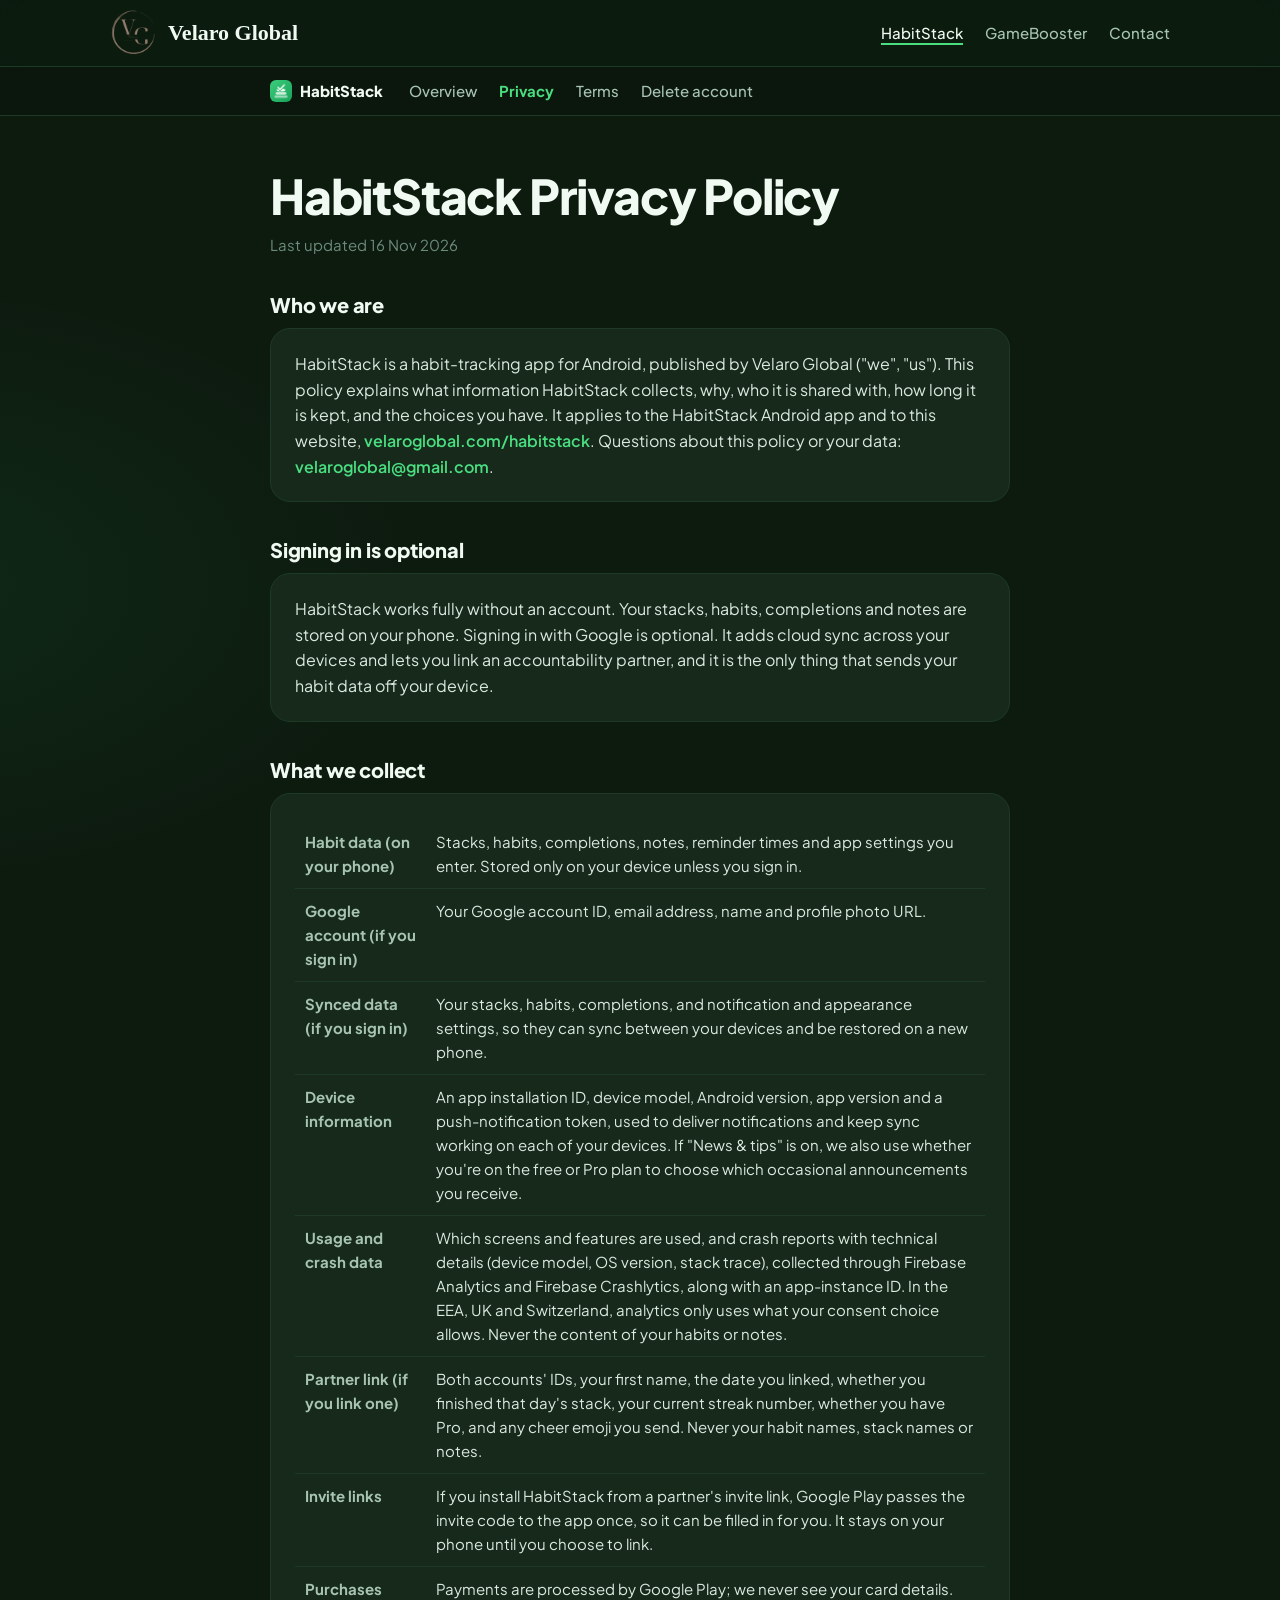
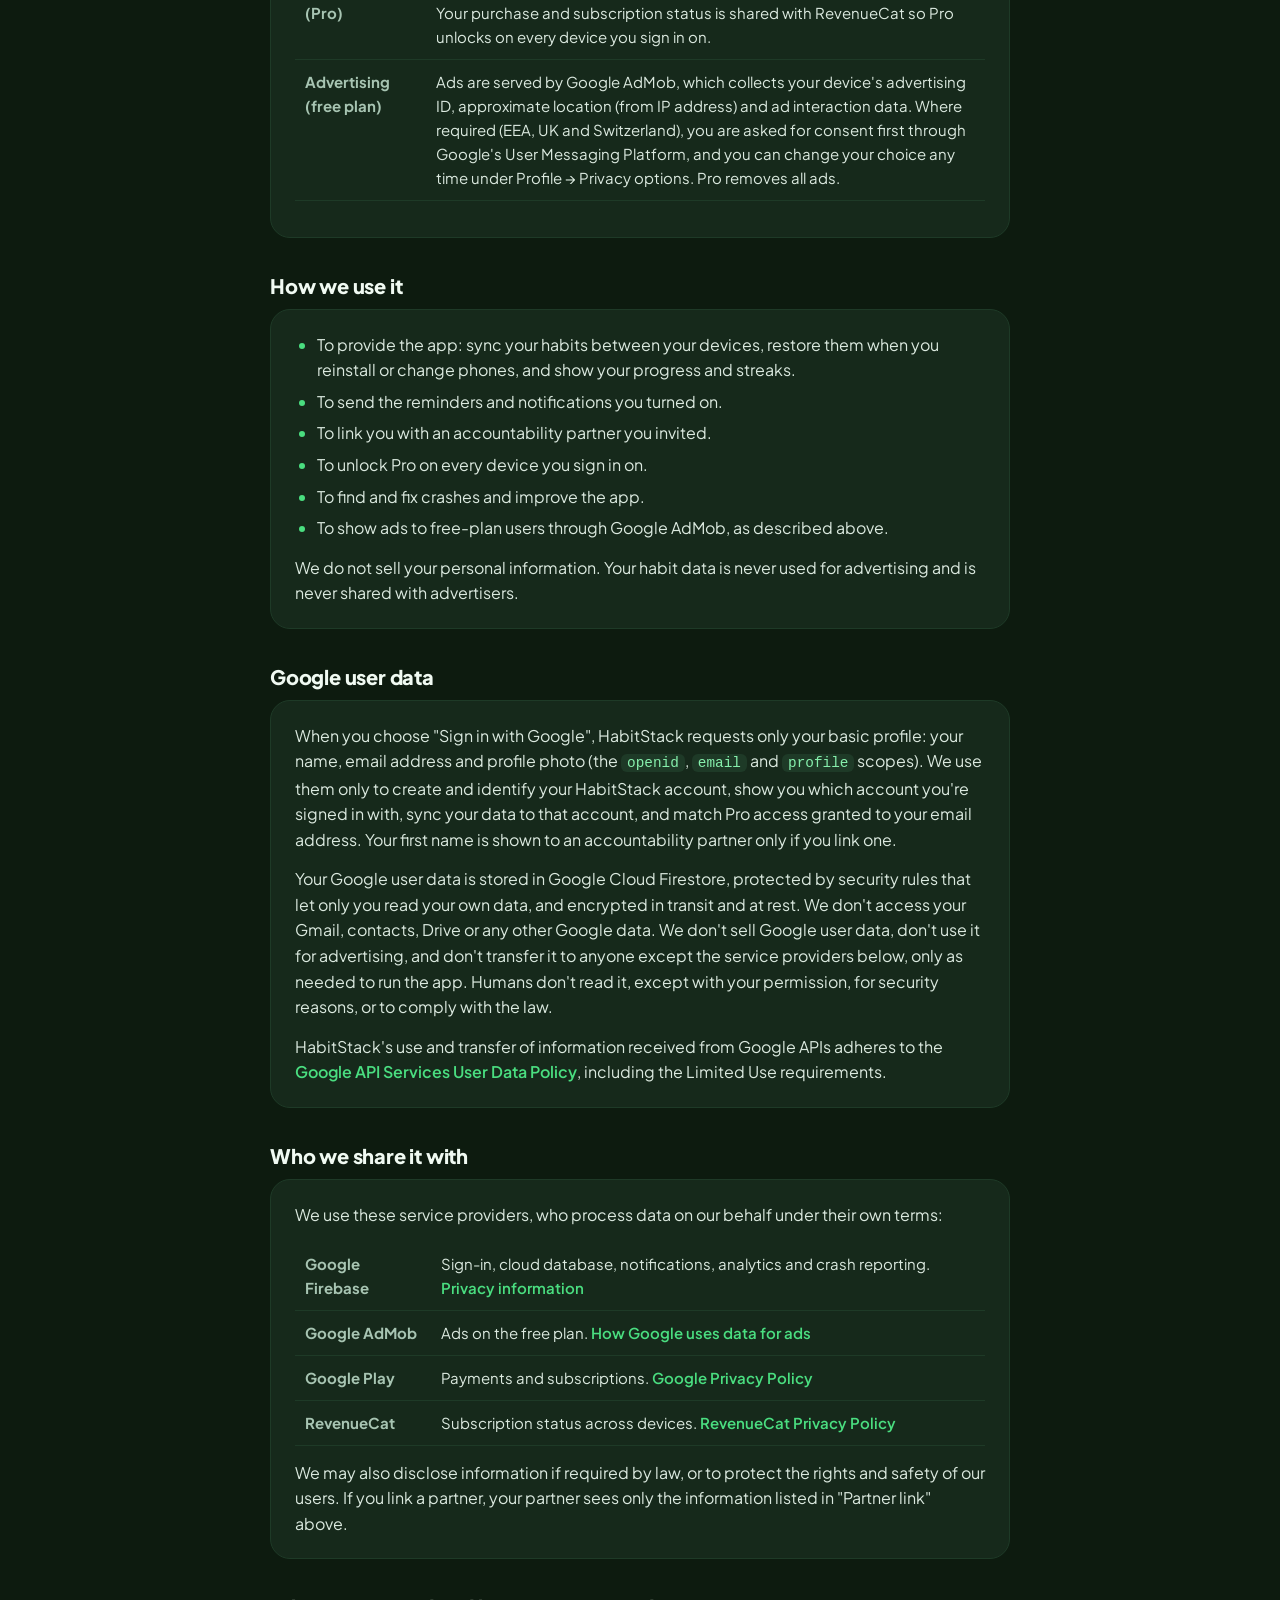
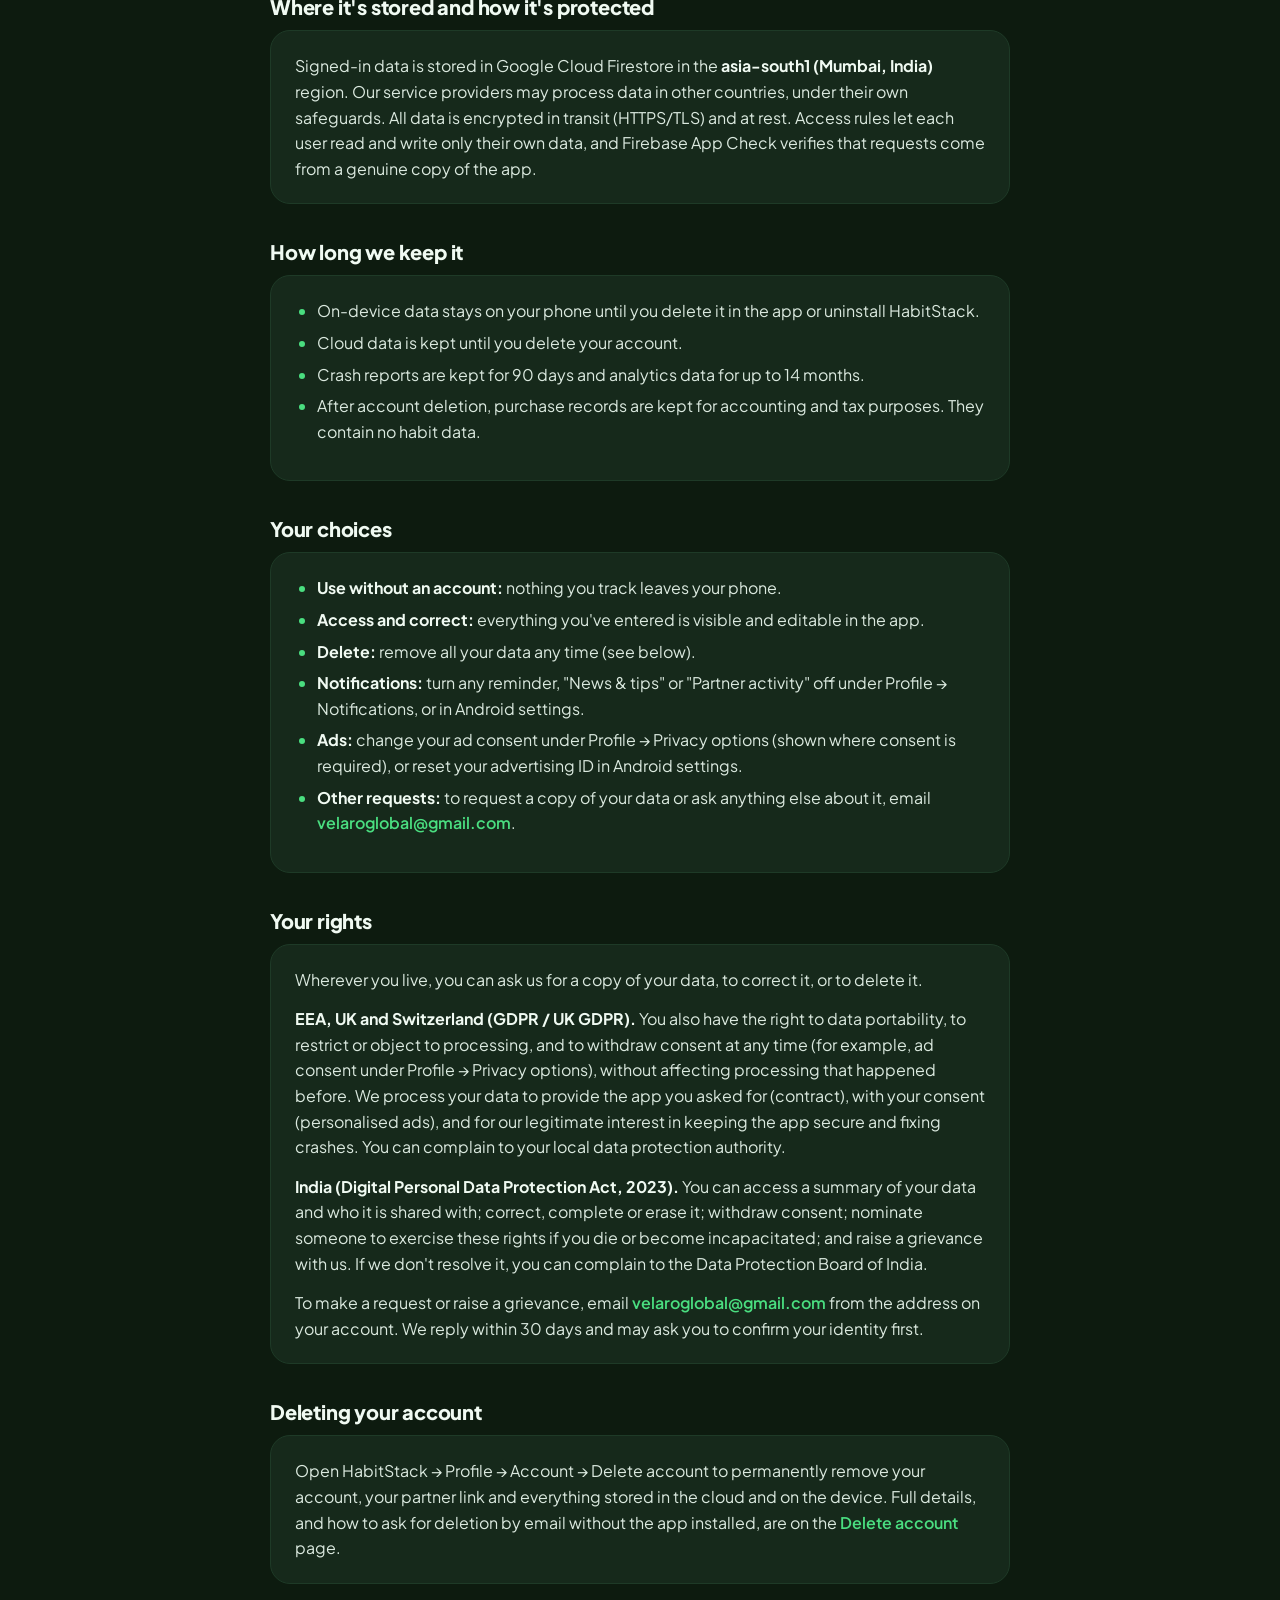
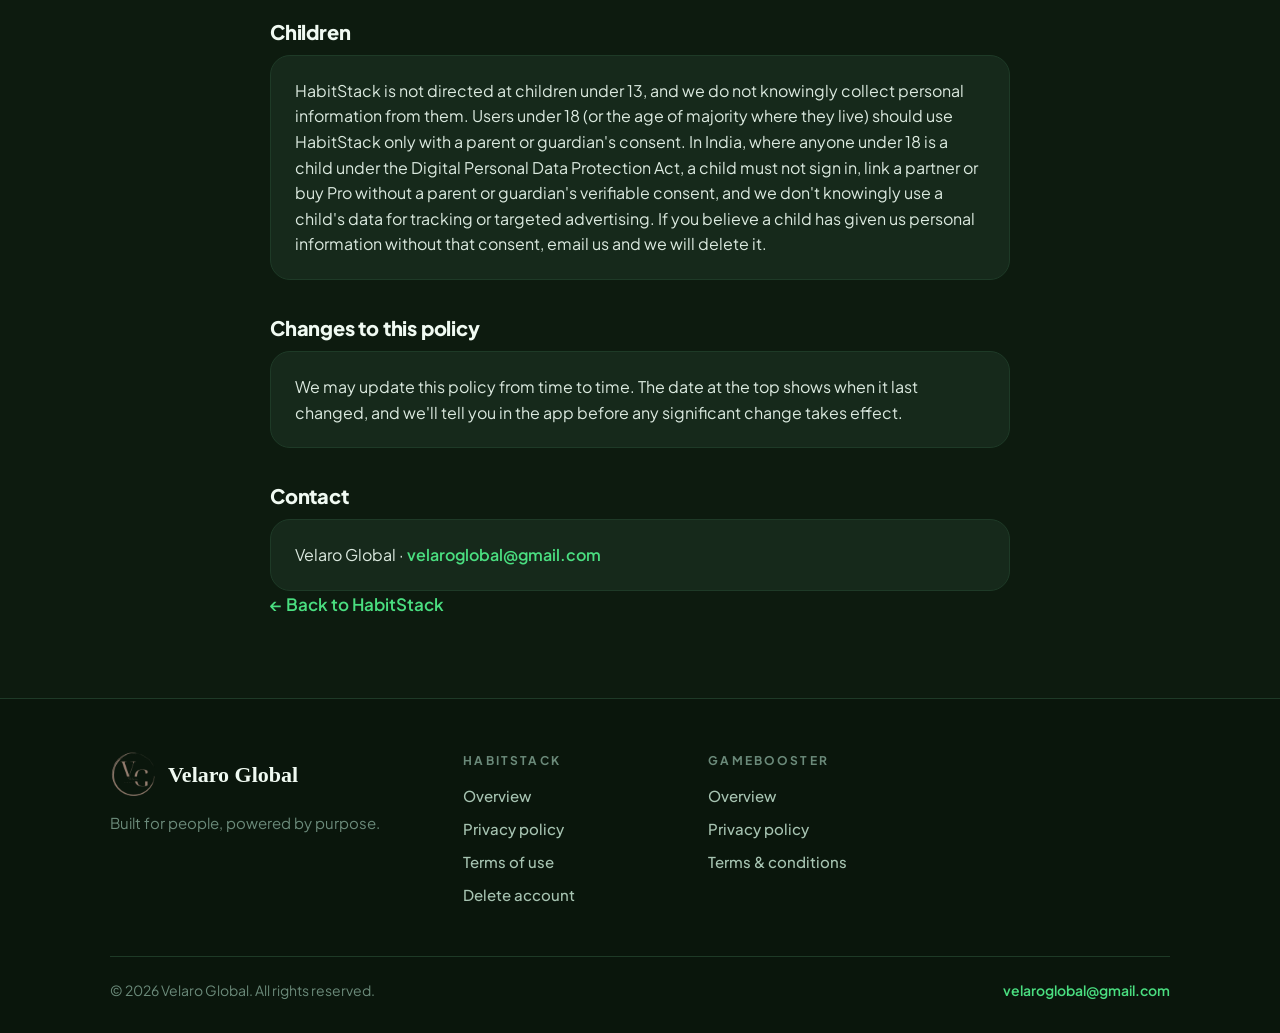
<file: habitstack/privacy/index.html>
<!doctype html>
<html lang="en">
<head>
<meta charset="utf-8" />
<meta name="viewport" content="width=device-width, initial-scale=1" />
<title>HabitStack Privacy Policy · Velaro Global</title>
<meta name="description" content="What HabitStack collects, why, who it is shared with, how long it is kept and the choices you have." />
<meta name="theme-color" content="#0d1b0f" />
<link rel="canonical" href="https://velaroglobal.com/habitstack/privacy/" />
<link rel="icon" type="image/png" href="/habitstack/favicon.png" />
<link rel="apple-touch-icon" href="/habitstack/favicon.png" />
<meta property="og:site_name" content="Velaro Global" />
<meta property="og:type" content="website" />
<meta property="og:title" content="HabitStack Privacy Policy · Velaro Global" />
<meta property="og:description" content="What HabitStack collects, why, who it is shared with, how long it is kept and the choices you have." />
<meta property="og:url" content="https://velaroglobal.com/habitstack/privacy/" />
<meta property="og:image" content="https://velaroglobal.com/habitstack/logo.png" />
<link rel="preconnect" href="https://fonts.googleapis.com" />
<link rel="preconnect" href="https://fonts.gstatic.com" crossorigin />
<link rel="stylesheet" href="https://fonts.googleapis.com/css2?family=Old+Standard+TT:wght@400;700&family=Plus+Jakarta+Sans:wght@400;500;600;700;800&display=swap" />
<link rel="stylesheet" href="/assets/css/site.css" />
</head>
<body>
  <a class="skip" href="#main">Skip to content</a>
  <header class="site-header">
    <div class="wrap">
      <a class="brand" href="/" aria-label="Velaro Global home"><img class="vg-mark" src="/assets/img/vg-logo.png" width="512" height="512" alt="" /><span class="wordmark">Velaro Global</span></a>
      <nav class="site-nav" aria-label="Main">
        <a href="/habitstack/" aria-current="page">HabitStack</a>
        <a href="/gamebooster/">GameBooster</a>
        <a href="mailto:velaroglobal@gmail.com">Contact</a>
      </nav>
    </div>
  </header>
  <main id="main">
    <nav class="subnav" aria-label="HabitStack">
      <div class="wrap narrow">
        <span class="app"><img src="/habitstack/logo.png" width="22" height="22" alt="" />HabitStack</span>
        <a href="/habitstack/">Overview</a>
        <a href="/habitstack/privacy/" aria-current="page">Privacy</a>
        <a href="/habitstack/terms/">Terms</a>
        <a href="/habitstack/delete-account/">Delete account</a>
      </div>
    </nav>
    <article class="legal">
      <div class="wrap narrow">
        <h1>HabitStack Privacy Policy</h1>
        <p class="updated">Last updated 16 Nov 2026</p>

        <h2>Who we are</h2>
        <div class="card">
          <p>
            HabitStack is a habit-tracking app for Android, published by Velaro Global
            ("we", "us"). This policy explains what information HabitStack collects, why, who it is
            shared with, how long it is kept, and the choices you have. It applies to the HabitStack
            Android app and to this website, <a href="/habitstack/">velaroglobal.com/habitstack</a>.
            Questions about this policy or your data:
            <a href="mailto:velaroglobal@gmail.com">velaroglobal@gmail.com</a>.
          </p>
        </div>

        <h2>Signing in is optional</h2>
        <div class="card">
          <p>
            HabitStack works fully without an account. Your stacks, habits, completions and notes
            are stored on your phone. Signing in with Google is optional. It adds cloud sync across
            your devices and lets you link an accountability partner, and it is the only thing that
            sends your habit data off your device.
          </p>
        </div>

        <h2>What we collect</h2>
        <div class="card">
          <table>
            <tr><th>Habit data (on your phone)</th><td>Stacks, habits, completions, notes, reminder
            times and app settings you enter. Stored only on your device unless you sign in.</td></tr>
            <tr><th>Google account (if you sign in)</th><td>Your Google account ID, email address,
            name and profile photo URL.</td></tr>
            <tr><th>Synced data (if you sign in)</th><td>Your stacks, habits, completions, and
            notification and appearance settings, so they can sync between your devices and be
            restored on a new phone.</td></tr>
            <tr><th>Device information</th><td>An app installation ID, device model, Android
            version, app version and a push-notification token, used to deliver notifications and
            keep sync working on each of your devices. If "News &amp; tips" is on, we also use
            whether you're on the free or Pro plan to choose which occasional announcements you
            receive.</td></tr>
            <tr><th>Usage and crash data</th><td>Which screens and features are used, and crash
            reports with technical details (device model, OS version, stack trace), collected
            through Firebase Analytics and Firebase Crashlytics, along with an app-instance ID.
            In the EEA, UK and Switzerland, analytics only uses what your consent choice allows.
            Never the content of your habits or notes.</td></tr>
            <tr><th>Partner link (if you link one)</th><td>Both accounts' IDs, your first name, the
            date you linked, whether you finished that day's stack, your current streak number,
            whether you have Pro, and any cheer emoji you send. Never your habit names, stack names
            or notes.</td></tr>
            <tr><th>Invite links</th><td>If you install HabitStack from a partner's invite link,
            Google Play passes the invite code to the app once, so it can be filled in for you. It
            stays on your phone until you choose to link.</td></tr>
            <tr><th>Purchases (Pro)</th><td>Payments are processed by Google Play; we never see your
            card details. Your purchase and subscription status is shared with RevenueCat so Pro
            unlocks on every device you sign in on.</td></tr>
            <tr><th>Advertising (free plan)</th><td>Ads are served by Google AdMob, which collects
            your device's advertising ID, approximate location (from IP address) and ad interaction
            data. Where required (EEA, UK and Switzerland), you are asked for consent first through
            Google's User Messaging Platform, and you can change your choice any time under
            Profile &rarr; Privacy options. Pro removes all ads.</td></tr>
          </table>
        </div>

        <h2>How we use it</h2>
        <div class="card">
          <ul>
            <li>To provide the app: sync your habits between your devices, restore them when you
            reinstall or change phones, and show your progress and streaks.</li>
            <li>To send the reminders and notifications you turned on.</li>
            <li>To link you with an accountability partner you invited.</li>
            <li>To unlock Pro on every device you sign in on.</li>
            <li>To find and fix crashes and improve the app.</li>
            <li>To show ads to free-plan users through Google AdMob, as described above.</li>
          </ul>
          <p>
            We do not sell your personal information. Your habit data is never used for
            advertising and is never shared with advertisers.
          </p>
        </div>

        <h2>Google user data</h2>
        <div class="card">
          <p>
            When you choose "Sign in with Google", HabitStack requests only your basic profile: your
            name, email address and profile photo (the <code>openid</code>, <code>email</code> and
            <code>profile</code> scopes). We use them only to create and identify your HabitStack
            account, show you which account you're signed in with, sync your data to that account,
            and match Pro access granted to your email address. Your first name is shown to an
            accountability partner only if you link one.
          </p>
          <p>
            Your Google user data is stored in Google Cloud Firestore, protected by security rules
            that let only you read your own data, and encrypted in transit and at rest. We don't
            access your Gmail, contacts, Drive or any other Google data. We don't sell Google user
            data, don't use it for advertising, and don't transfer it to anyone except the service
            providers below, only as needed to run the app. Humans don't read it, except with your
            permission, for security reasons, or to comply with the law.
          </p>
          <p>
            HabitStack's use and transfer of information received from Google APIs adheres to the
            <a href="https://developers.google.com/terms/api-services-user-data-policy">Google API
            Services User Data Policy</a>, including the Limited Use requirements.
          </p>
        </div>

        <h2>Who we share it with</h2>
        <div class="card">
          <p>We use these service providers, who process data on our behalf under their own terms:</p>
          <table>
            <tr><th>Google Firebase</th><td>Sign-in, cloud database, notifications, analytics and
            crash reporting. <a href="https://firebase.google.com/support/privacy">Privacy
            information</a></td></tr>
            <tr><th>Google AdMob</th><td>Ads on the free plan.
            <a href="https://policies.google.com/technologies/ads">How Google uses data for
            ads</a></td></tr>
            <tr><th>Google Play</th><td>Payments and subscriptions.
            <a href="https://policies.google.com/privacy">Google Privacy Policy</a></td></tr>
            <tr><th>RevenueCat</th><td>Subscription status across devices.
            <a href="https://www.revenuecat.com/privacy">RevenueCat Privacy Policy</a></td></tr>
          </table>
          <p>
            We may also disclose information if required by law, or to protect the rights and safety
            of our users. If you link a partner, your partner sees only the information listed in
            "Partner link" above.
          </p>
        </div>

        <h2>Where it's stored and how it's protected</h2>
        <div class="card">
          <p>
            Signed-in data is stored in Google Cloud Firestore in the <strong>asia-south1 (Mumbai,
            India)</strong> region. Our service providers may process data in other countries,
            under their own safeguards. All data is encrypted in transit (HTTPS/TLS) and at rest.
            Access rules let each user read and write only their own data, and Firebase App Check
            verifies that requests come from a genuine copy of the app.
          </p>
        </div>

        <h2>How long we keep it</h2>
        <div class="card">
          <ul>
            <li>On-device data stays on your phone until you delete it in the app or uninstall
            HabitStack.</li>
            <li>Cloud data is kept until you delete your account.</li>
            <li>Crash reports are kept for 90 days and analytics data for up to 14 months.</li>
            <li>After account deletion, purchase records are kept for accounting and tax purposes.
            They contain no habit data.</li>
          </ul>
        </div>

        <h2>Your choices</h2>
        <div class="card">
          <ul>
            <li><strong>Use without an account:</strong> nothing you track leaves your phone.</li>
            <li><strong>Access and correct:</strong> everything you've entered is visible and
            editable in the app.</li>
            <li><strong>Delete:</strong> remove all your data any time (see below).</li>
            <li><strong>Notifications:</strong> turn any reminder, "News &amp; tips" or "Partner
            activity" off under Profile &rarr; Notifications, or in Android settings.</li>
            <li><strong>Ads:</strong> change your ad consent under Profile &rarr; Privacy options
            (shown where consent is required), or reset your advertising ID in Android settings.</li>
            <li><strong>Other requests:</strong> to request a copy of your data or ask anything
            else about it, email <a href="mailto:velaroglobal@gmail.com">velaroglobal@gmail.com</a>.</li>
          </ul>
        </div>

        <h2>Your rights</h2>
        <div class="card">
          <p>
            Wherever you live, you can ask us for a copy of your data, to correct it, or to delete it.
          </p>
          <p>
            <strong>EEA, UK and Switzerland (GDPR / UK GDPR).</strong> You also have the right to data
            portability, to restrict or object to processing, and to withdraw consent at any time (for
            example, ad consent under Profile &rarr; Privacy options), without affecting processing
            that happened before. We process your data to provide the app you asked for (contract),
            with your consent (personalised ads), and for our legitimate interest in keeping the app
            secure and fixing crashes. You can complain to your local data protection authority.
          </p>
          <p>
            <strong>India (Digital Personal Data Protection Act, 2023).</strong> You can access a
            summary of your data and who it is shared with; correct, complete or erase it; withdraw
            consent; nominate someone to exercise these rights if you die or become incapacitated; and
            raise a grievance with us. If we don't resolve it, you can complain to the Data Protection
            Board of India.
          </p>
          <p>
            To make a request or raise a grievance, email
            <a href="mailto:velaroglobal@gmail.com">velaroglobal@gmail.com</a> from the address on your
            account. We reply within 30 days and may ask you to confirm your identity first.
          </p>
        </div>

        <h2>Deleting your account</h2>
        <div class="card">
          <p>
            Open HabitStack &rarr; Profile &rarr; Account &rarr; Delete account to permanently remove
            your account, your partner link and everything stored in the cloud and on the device.
            Full details, and how to ask for deletion by email without the app installed, are on the
            <a href="/habitstack/delete-account/">Delete account</a> page.
          </p>
        </div>

        <h2>Children</h2>
        <div class="card">
          <p>
            HabitStack is not directed at children under 13, and we do not knowingly collect personal
            information from them. Users under 18 (or the age of majority where they live) should
            use HabitStack only with a parent or guardian's consent. In India, where anyone under 18
            is a child under the Digital Personal Data Protection Act, a child must not sign in, link
            a partner or buy Pro without a parent or guardian's verifiable consent, and we don't
            knowingly use a child's data for tracking or targeted advertising. If you believe a
            child has given us personal information without that consent, email us and we will
            delete it.
          </p>
        </div>

        <h2>Changes to this policy</h2>
        <div class="card">
          <p>
            We may update this policy from time to time. The date at the top shows when it last
            changed, and we'll tell you in the app before any significant change takes effect.
          </p>
        </div>

        <h2>Contact</h2>
        <div class="card">
          <p>
            Velaro Global &middot;
            <a href="mailto:velaroglobal@gmail.com">velaroglobal@gmail.com</a>
          </p>
        </div>

        <a class="back" href="/habitstack/">&larr; Back to HabitStack</a>

      </div>
    </article>
  </main>
  <footer class="site-footer">
    <div class="wrap">
      <div class="cols">
        <div class="about">
          <a class="brand" href="/"><img class="vg-mark" src="/assets/img/vg-logo.png" width="512" height="512" alt="" /><span class="wordmark">Velaro Global</span></a>
          <p>Built for people, powered by purpose.</p>
        </div>
        <div>
          <h4>HabitStack</h4>
          <ul>
            <li><a href="/habitstack/">Overview</a></li>
            <li><a href="/habitstack/privacy/">Privacy policy</a></li>
            <li><a href="/habitstack/terms/">Terms of use</a></li>
            <li><a href="/habitstack/delete-account/">Delete account</a></li>
          </ul>
        </div>
        <div>
          <h4>GameBooster</h4>
          <ul>
            <li><a href="/gamebooster/">Overview</a></li>
            <li><a href="/privacy-policy.html">Privacy policy</a></li>
            <li><a href="/terms.html">Terms &amp; conditions</a></li>
          </ul>
        </div>
      </div>
      <div class="legal-line">
        <span>&copy; 2026 Velaro Global. All rights reserved.</span>
        <a href="mailto:velaroglobal@gmail.com">velaroglobal@gmail.com</a>
      </div>
    </div>
  </footer>
</body>
</html>
</file>
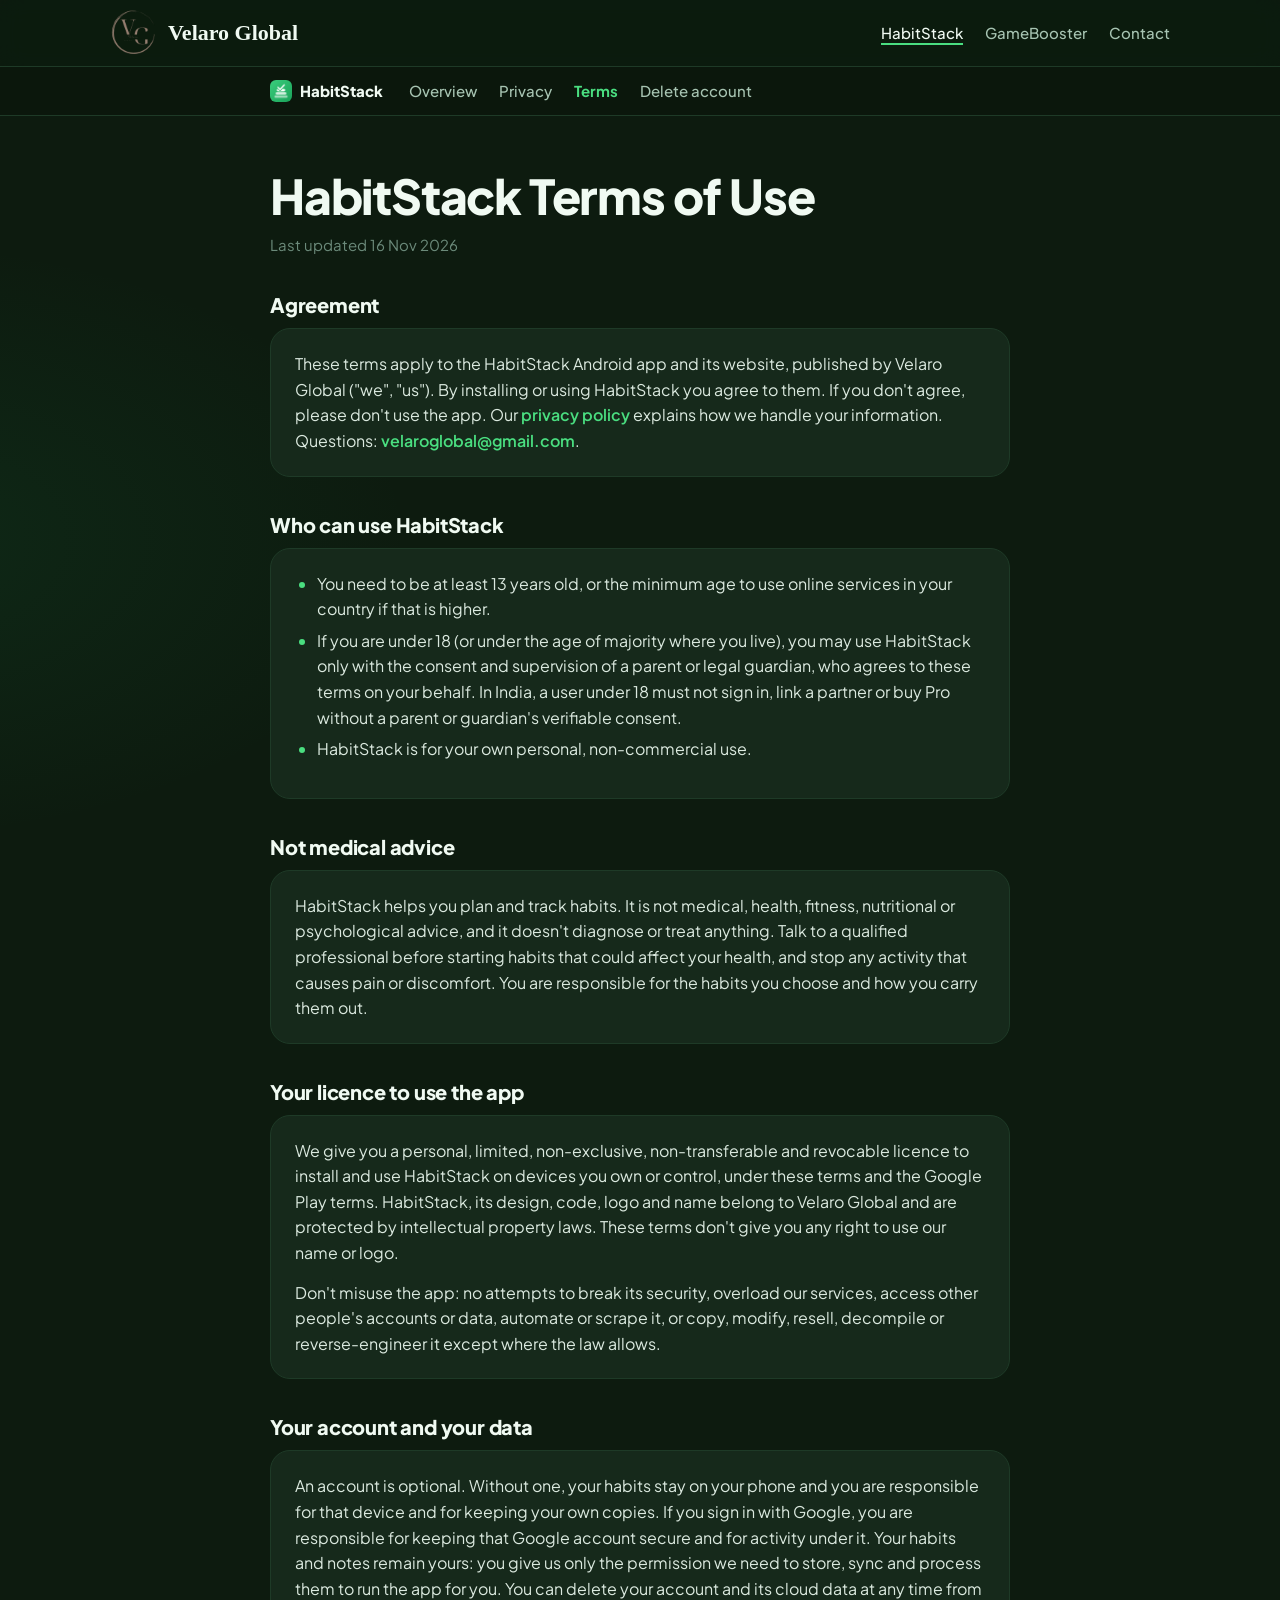
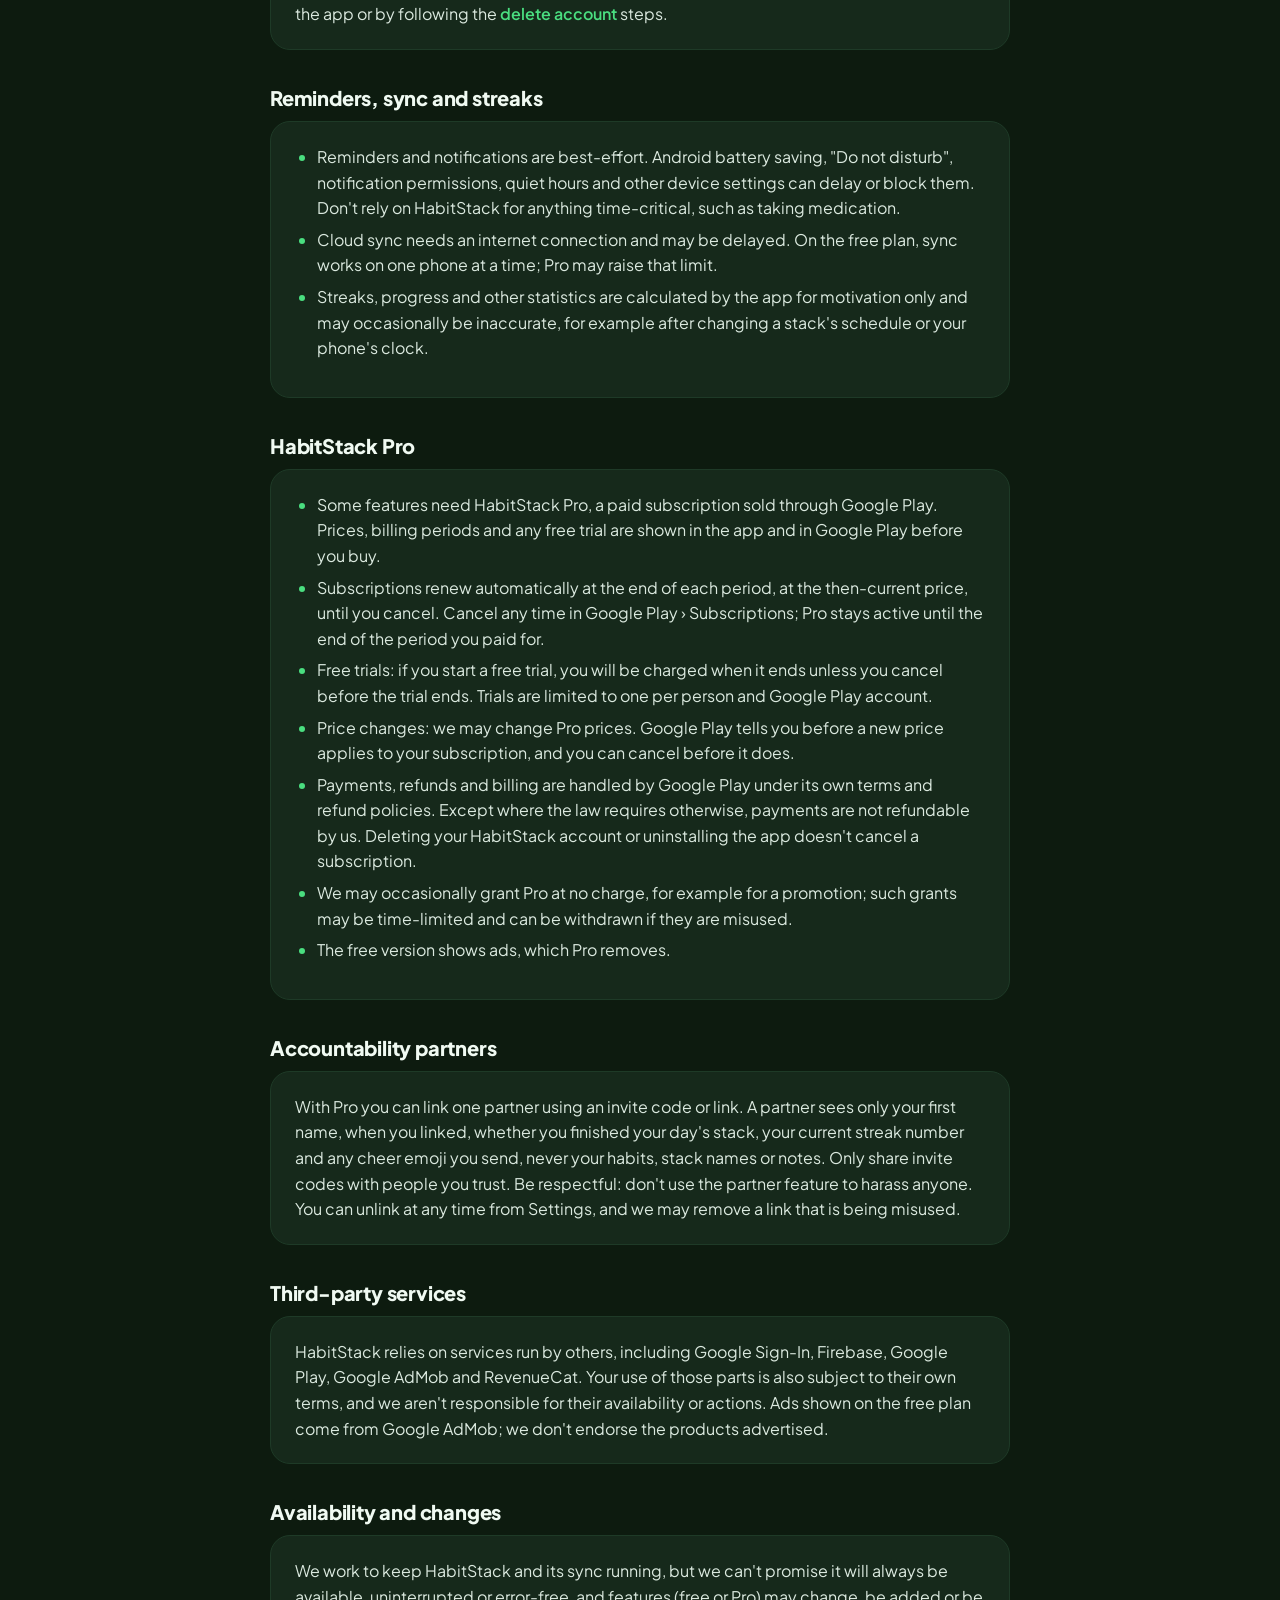
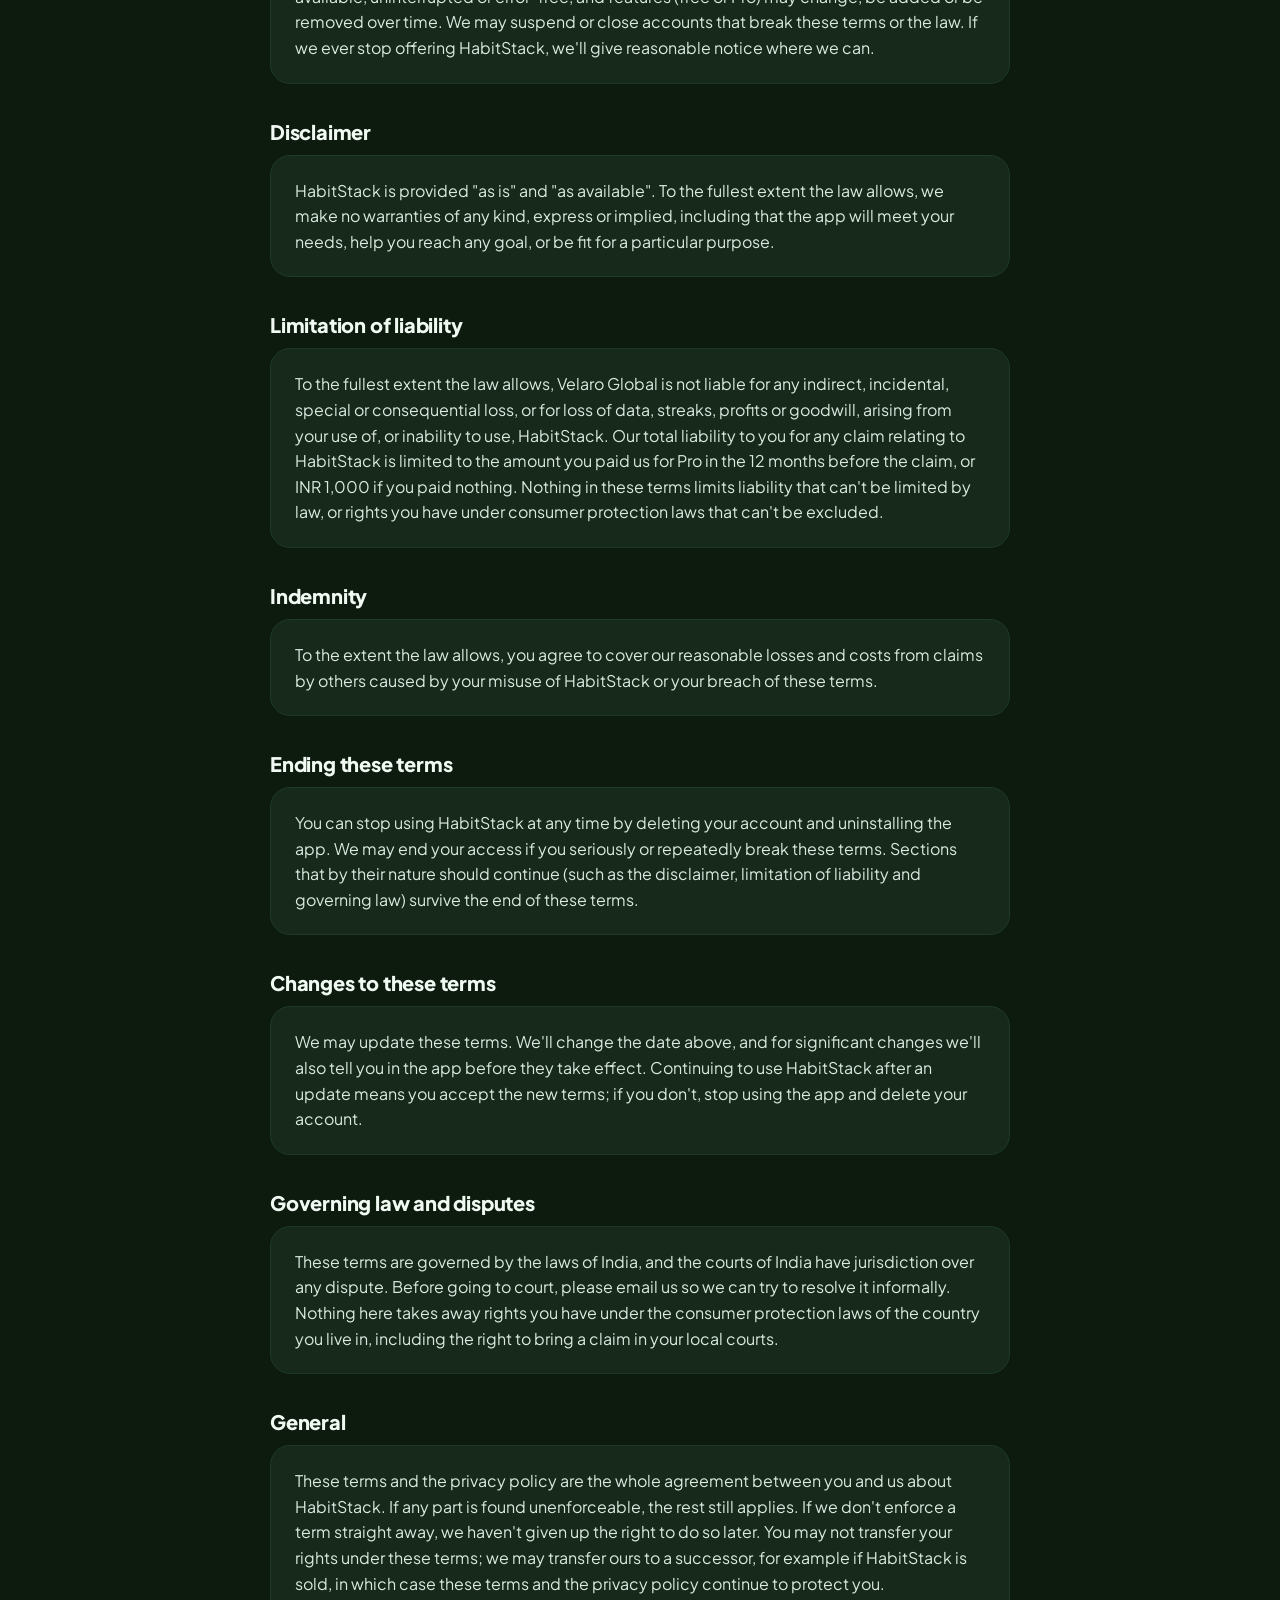
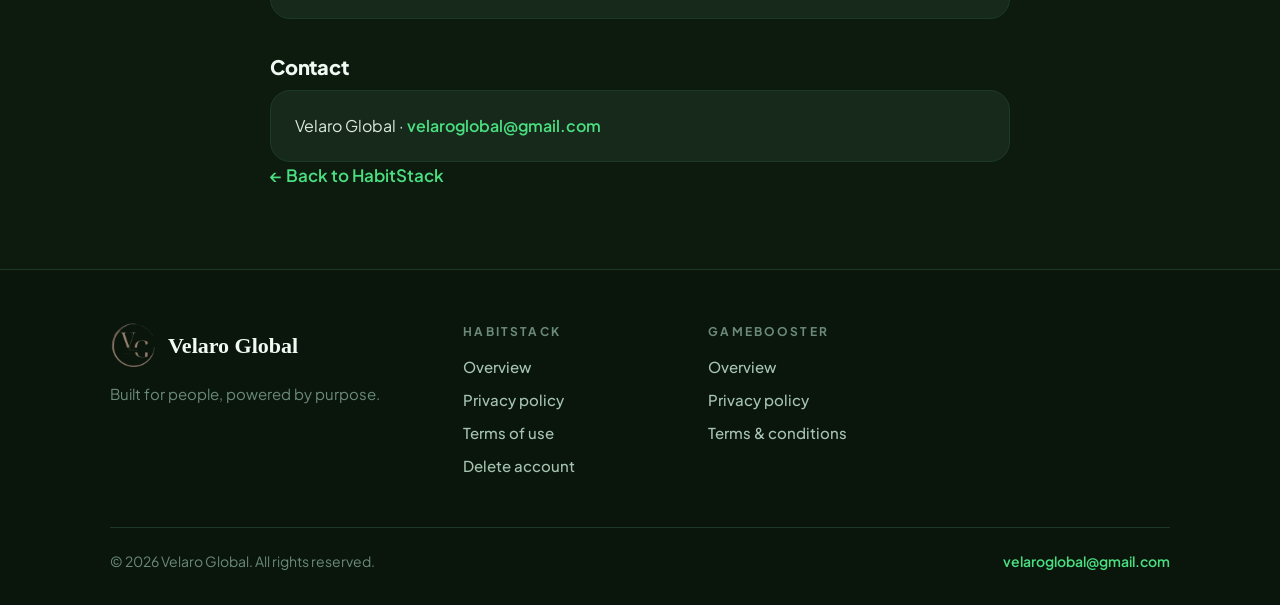
<file: habitstack/terms/index.html>
<!doctype html>
<html lang="en">
<head>
<meta charset="utf-8" />
<meta name="viewport" content="width=device-width, initial-scale=1" />
<title>HabitStack Terms of Use · Velaro Global</title>
<meta name="description" content="The terms for using the HabitStack Android app and HabitStack Pro." />
<meta name="theme-color" content="#0d1b0f" />
<link rel="canonical" href="https://velaroglobal.com/habitstack/terms/" />
<link rel="icon" type="image/png" href="/habitstack/favicon.png" />
<link rel="apple-touch-icon" href="/habitstack/favicon.png" />
<meta property="og:site_name" content="Velaro Global" />
<meta property="og:type" content="website" />
<meta property="og:title" content="HabitStack Terms of Use · Velaro Global" />
<meta property="og:description" content="The terms for using the HabitStack Android app and HabitStack Pro." />
<meta property="og:url" content="https://velaroglobal.com/habitstack/terms/" />
<meta property="og:image" content="https://velaroglobal.com/habitstack/logo.png" />
<link rel="preconnect" href="https://fonts.googleapis.com" />
<link rel="preconnect" href="https://fonts.gstatic.com" crossorigin />
<link rel="stylesheet" href="https://fonts.googleapis.com/css2?family=Old+Standard+TT:wght@400;700&family=Plus+Jakarta+Sans:wght@400;500;600;700;800&display=swap" />
<link rel="stylesheet" href="/assets/css/site.css" />
</head>
<body>
  <a class="skip" href="#main">Skip to content</a>
  <header class="site-header">
    <div class="wrap">
      <a class="brand" href="/" aria-label="Velaro Global home"><img class="vg-mark" src="/assets/img/vg-logo.png" width="512" height="512" alt="" /><span class="wordmark">Velaro Global</span></a>
      <nav class="site-nav" aria-label="Main">
        <a href="/habitstack/" aria-current="page">HabitStack</a>
        <a href="/gamebooster/">GameBooster</a>
        <a href="mailto:velaroglobal@gmail.com">Contact</a>
      </nav>
    </div>
  </header>
  <main id="main">
    <nav class="subnav" aria-label="HabitStack">
      <div class="wrap narrow">
        <span class="app"><img src="/habitstack/logo.png" width="22" height="22" alt="" />HabitStack</span>
        <a href="/habitstack/">Overview</a>
        <a href="/habitstack/privacy/">Privacy</a>
        <a href="/habitstack/terms/" aria-current="page">Terms</a>
        <a href="/habitstack/delete-account/">Delete account</a>
      </div>
    </nav>
    <article class="legal">
      <div class="wrap narrow">
        <h1>HabitStack Terms of Use</h1>
        <p class="updated">Last updated 16 Nov 2026</p>

        <h2>Agreement</h2>
        <div class="card">
          <p>These terms apply to the HabitStack Android app and its website, published by Velaro
            Global ("we", "us"). By installing or using HabitStack you agree to them. If you don't
            agree, please don't use the app. Our <a href="/habitstack/privacy/">privacy policy</a>
            explains how we handle your information. Questions: <a href="mailto:velaroglobal@gmail.com">velaroglobal@gmail.com</a>.</p>
        </div>

        <h2>Who can use HabitStack</h2>
        <div class="card">
          <ul>
            <li>You need to be at least 13 years old, or the minimum age to use online services in
              your country if that is higher.</li>
            <li>If you are under 18 (or under the age of majority where you live), you may use
              HabitStack only with the consent and supervision of a parent or legal guardian, who
              agrees to these terms on your behalf. In India, a user under 18 must not sign in, link
              a partner or buy Pro without a parent or guardian's verifiable consent.</li>
            <li>HabitStack is for your own personal, non-commercial use.</li>
          </ul>
        </div>

        <h2>Not medical advice</h2>
        <div class="card">
          <p>HabitStack helps you plan and track habits. It is not medical, health, fitness,
            nutritional or psychological advice, and it doesn't diagnose or treat anything. Talk to
            a qualified professional before starting habits that could affect your health, and stop
            any activity that causes pain or discomfort. You are responsible for the habits you
            choose and how you carry them out.</p>
        </div>

        <h2>Your licence to use the app</h2>
        <div class="card">
          <p>We give you a personal, limited, non-exclusive, non-transferable and revocable licence
            to install and use HabitStack on devices you own or control, under these terms and the
            Google Play terms. HabitStack, its design, code, logo and name belong to Velaro Global
            and are protected by intellectual property laws. These terms don't give you any right
            to use our name or logo.</p>
          <p>Don't misuse the app: no attempts to break its security, overload our services, access
            other people's accounts or data, automate or scrape it, or copy, modify, resell,
            decompile or reverse-engineer it except where the law allows.</p>
        </div>

        <h2>Your account and your data</h2>
        <div class="card">
          <p>An account is optional. Without one, your habits stay on your phone and you are
            responsible for that device and for keeping your own copies. If you sign in with
            Google, you are responsible for keeping that Google account secure and for activity
            under it. Your habits and notes remain yours: you give us only the permission we need
            to store, sync and process them to run the app for you. You can delete your account
            and its cloud data at any time from the app or by following the
            <a href="/habitstack/delete-account/">delete account</a> steps.</p>
        </div>

        <h2>Reminders, sync and streaks</h2>
        <div class="card">
          <ul>
            <li>Reminders and notifications are best-effort. Android battery saving, "Do not
              disturb", notification permissions, quiet hours and other device settings can delay or
              block them. Don't rely on HabitStack for anything time-critical, such as taking
              medication.</li>
            <li>Cloud sync needs an internet connection and may be delayed. On the free plan, sync
              works on one phone at a time; Pro may raise that limit.</li>
            <li>Streaks, progress and other statistics are calculated by the app for motivation
              only and may occasionally be inaccurate, for example after changing a stack's
              schedule or your phone's clock.</li>
          </ul>
        </div>

        <h2>HabitStack Pro</h2>
        <div class="card">
          <ul>
            <li>Some features need HabitStack Pro, a paid subscription sold through Google Play.
              Prices, billing periods and any free trial are shown in the app and in Google Play
              before you buy.</li>
            <li>Subscriptions renew automatically at the end of each period, at the then-current
              price, until you cancel. Cancel any time in Google Play &rsaquo; Subscriptions; Pro
              stays active until the end of the period you paid for.</li>
            <li>Free trials: if you start a free trial, you will be charged when it ends unless you
              cancel before the trial ends. Trials are limited to one per person and Google Play
              account.</li>
            <li>Price changes: we may change Pro prices. Google Play tells you before a new price
              applies to your subscription, and you can cancel before it does.</li>
            <li>Payments, refunds and billing are handled by Google Play under its own terms and
              refund policies. Except where the law requires otherwise, payments are not refundable
              by us. Deleting your HabitStack account or uninstalling the app doesn't cancel a
              subscription.</li>
            <li>We may occasionally grant Pro at no charge, for example for a promotion; such grants
              may be time-limited and can be withdrawn if they are misused.</li>
            <li>The free version shows ads, which Pro removes.</li>
          </ul>
        </div>

        <h2>Accountability partners</h2>
        <div class="card">
          <p>With Pro you can link one partner using an invite code or link. A partner sees only
            your first name, when you linked, whether you finished your day's stack, your current
            streak number and any cheer emoji you send, never your habits, stack names or notes.
            Only share invite codes with people you trust. Be respectful: don't use the partner
            feature to harass anyone. You can unlink at any time from Settings, and we may remove a
            link that is being misused.</p>
        </div>

        <h2>Third-party services</h2>
        <div class="card">
          <p>HabitStack relies on services run by others, including Google Sign-In, Firebase, Google
            Play, Google AdMob and RevenueCat. Your use of those parts is also subject to their own
            terms, and we aren't responsible for their availability or actions. Ads shown on the
            free plan come from Google AdMob; we don't endorse the products advertised.</p>
        </div>

        <h2>Availability and changes</h2>
        <div class="card">
          <p>We work to keep HabitStack and its sync running, but we can't promise it will always be
            available, uninterrupted or error-free, and features (free or Pro) may change, be added
            or be removed over time. We may suspend or close accounts that break these terms or the
            law. If we ever stop offering HabitStack, we'll give reasonable notice where we can.</p>
        </div>

        <h2>Disclaimer</h2>
        <div class="card">
          <p>HabitStack is provided "as is" and "as available". To the fullest extent the law allows,
            we make no warranties of any kind, express or implied, including that the app will meet
            your needs, help you reach any goal, or be fit for a particular purpose.</p>
        </div>

        <h2>Limitation of liability</h2>
        <div class="card">
          <p>To the fullest extent the law allows, Velaro Global is not liable for any indirect,
            incidental, special or consequential loss, or for loss of data, streaks, profits or
            goodwill, arising from your use of, or inability to use, HabitStack. Our total liability
            to you for any claim relating to HabitStack is limited to the amount you paid us for Pro
            in the 12 months before the claim, or INR 1,000 if you paid nothing. Nothing in these
            terms limits liability that can't be limited by law, or rights you have under consumer
            protection laws that can't be excluded.</p>
        </div>

        <h2>Indemnity</h2>
        <div class="card">
          <p>To the extent the law allows, you agree to cover our reasonable losses and costs from
            claims by others caused by your misuse of HabitStack or your breach of these terms.</p>
        </div>

        <h2>Ending these terms</h2>
        <div class="card">
          <p>You can stop using HabitStack at any time by deleting your account and uninstalling the
            app. We may end your access if you seriously or repeatedly break these terms. Sections
            that by their nature should continue (such as the disclaimer, limitation of liability
            and governing law) survive the end of these terms.</p>
        </div>

        <h2>Changes to these terms</h2>
        <div class="card">
          <p>We may update these terms. We'll change the date above, and for significant changes
            we'll also tell you in the app before they take effect. Continuing to use HabitStack
            after an update means you accept the new terms; if you don't, stop using the app and
            delete your account.</p>
        </div>

        <h2>Governing law and disputes</h2>
        <div class="card">
          <p>These terms are governed by the laws of India, and the courts of India have
            jurisdiction over any dispute. Before going to court, please email us so we can try to
            resolve it informally. Nothing here takes away rights you have under the consumer
            protection laws of the country you live in, including the right to bring a claim in
            your local courts.</p>
        </div>

        <h2>General</h2>
        <div class="card">
          <p>These terms and the privacy policy are the whole agreement between you and us about
            HabitStack. If any part is found unenforceable, the rest still applies. If we don't
            enforce a term straight away, we haven't given up the right to do so later. You may not
            transfer your rights under these terms; we may transfer ours to a successor, for example
            if HabitStack is sold, in which case these terms and the privacy policy continue to
            protect you.</p>
        </div>

        <h2>Contact</h2>
        <div class="card">
          <p>Velaro Global · <a href="mailto:velaroglobal@gmail.com">velaroglobal@gmail.com</a></p>
        </div>

        <a class="back" href="/habitstack/">&larr; Back to HabitStack</a>

      </div>
    </article>
  </main>
  <footer class="site-footer">
    <div class="wrap">
      <div class="cols">
        <div class="about">
          <a class="brand" href="/"><img class="vg-mark" src="/assets/img/vg-logo.png" width="512" height="512" alt="" /><span class="wordmark">Velaro Global</span></a>
          <p>Built for people, powered by purpose.</p>
        </div>
        <div>
          <h4>HabitStack</h4>
          <ul>
            <li><a href="/habitstack/">Overview</a></li>
            <li><a href="/habitstack/privacy/">Privacy policy</a></li>
            <li><a href="/habitstack/terms/">Terms of use</a></li>
            <li><a href="/habitstack/delete-account/">Delete account</a></li>
          </ul>
        </div>
        <div>
          <h4>GameBooster</h4>
          <ul>
            <li><a href="/gamebooster/">Overview</a></li>
            <li><a href="/privacy-policy.html">Privacy policy</a></li>
            <li><a href="/terms.html">Terms &amp; conditions</a></li>
          </ul>
        </div>
      </div>
      <div class="legal-line">
        <span>&copy; 2026 Velaro Global. All rights reserved.</span>
        <a href="mailto:velaroglobal@gmail.com">velaroglobal@gmail.com</a>
      </div>
    </div>
  </footer>
</body>
</html>
</file>
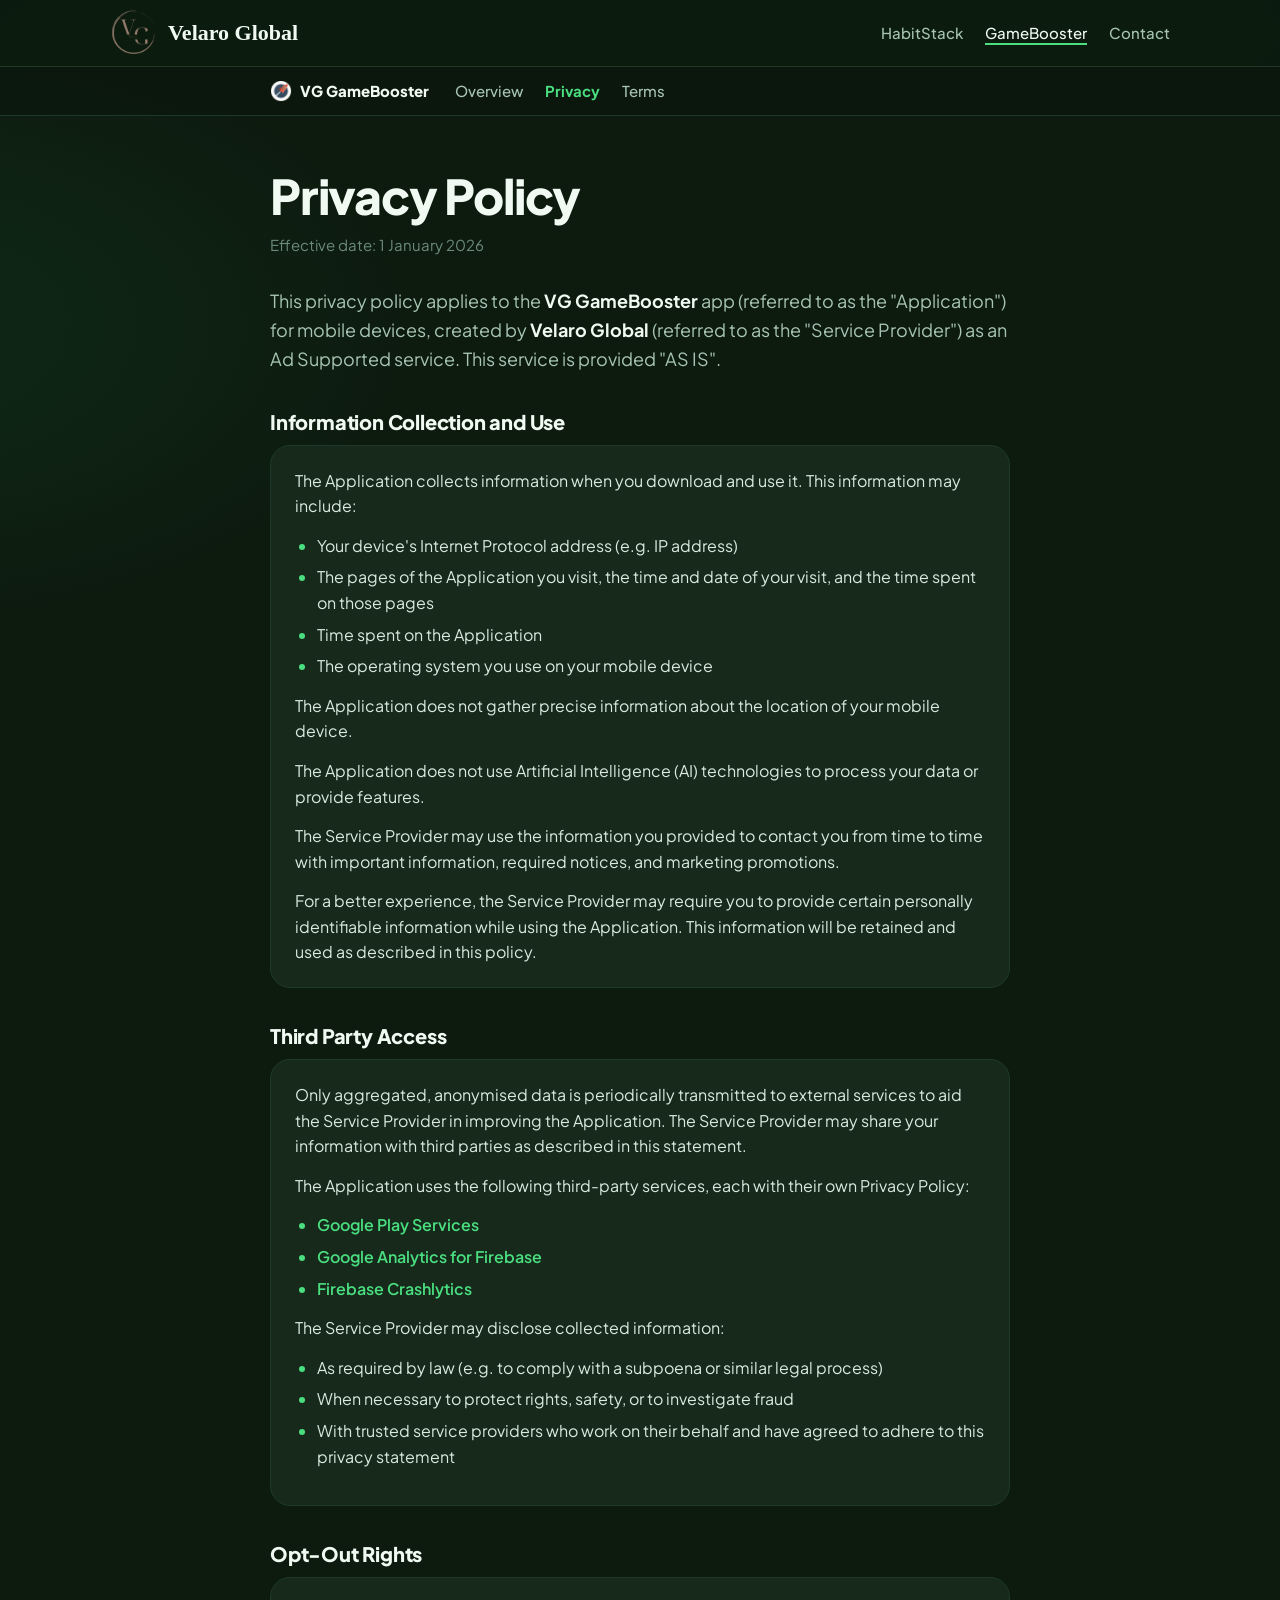
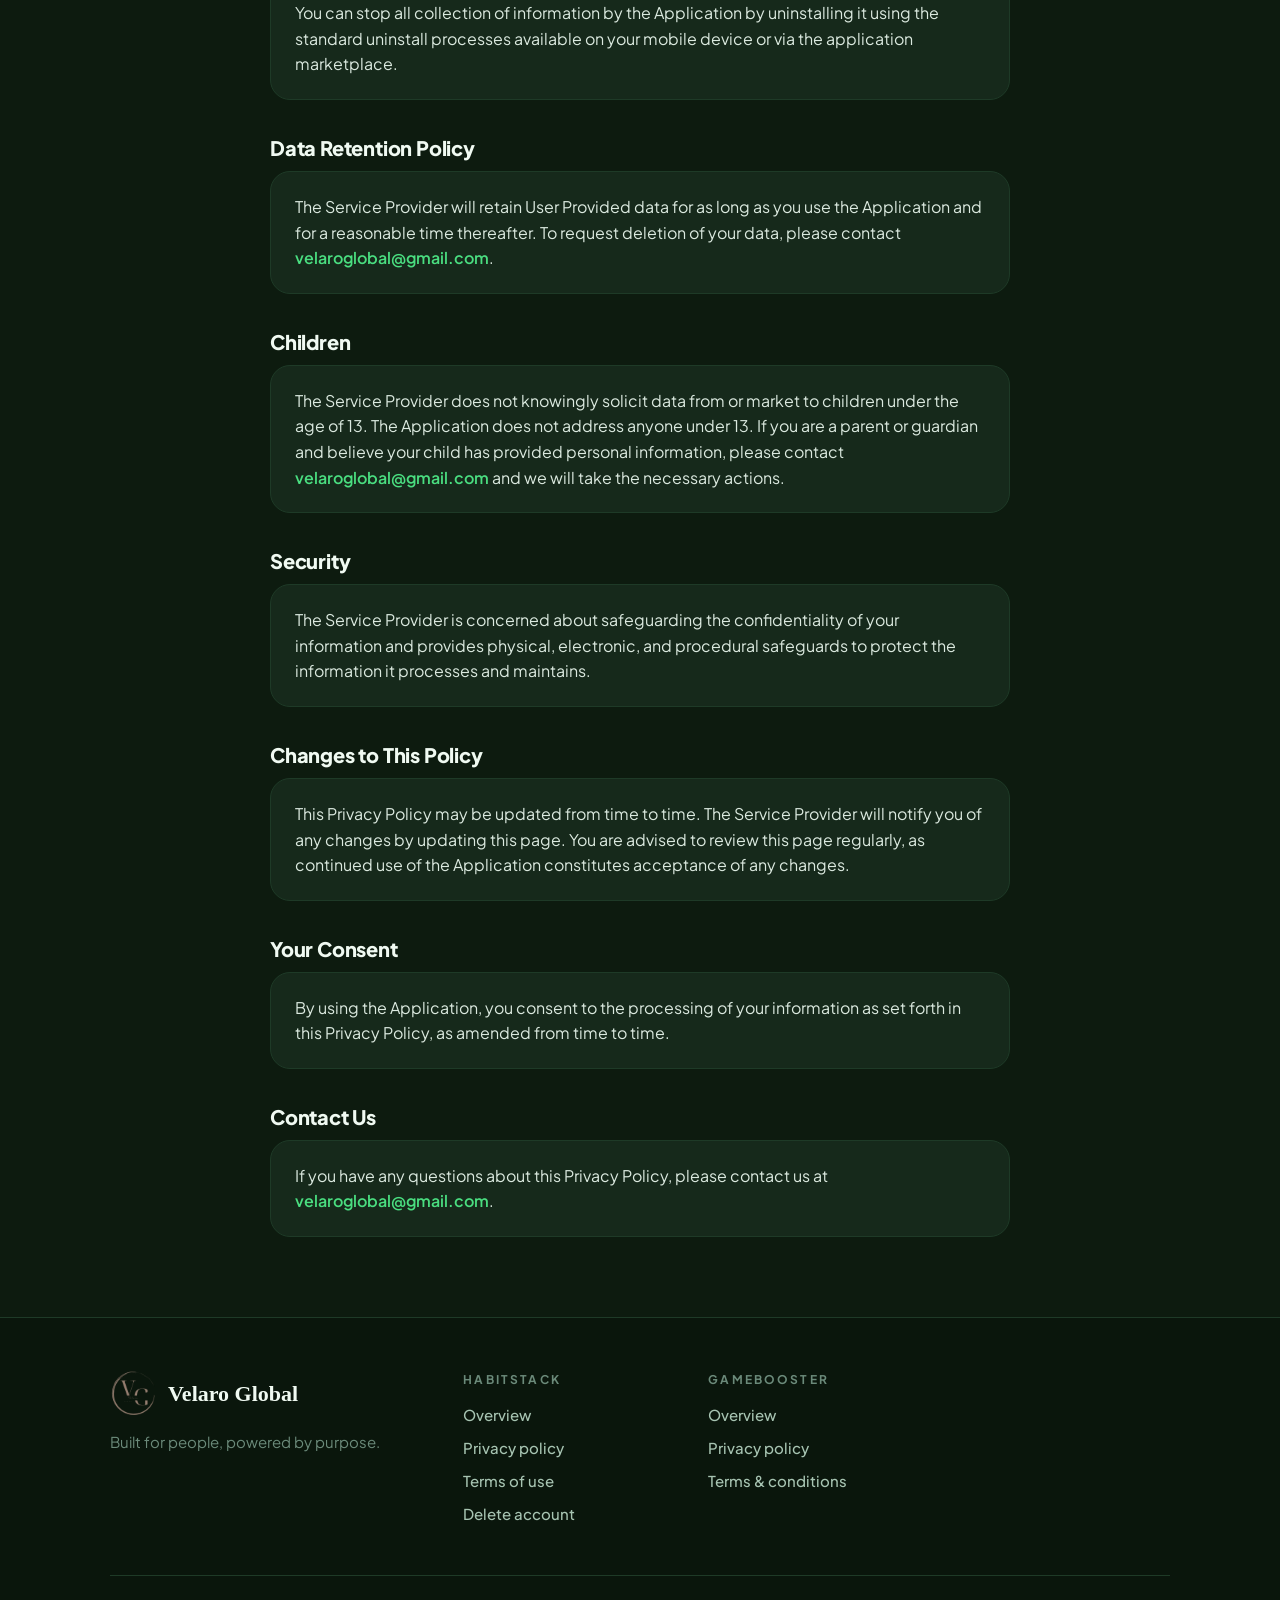
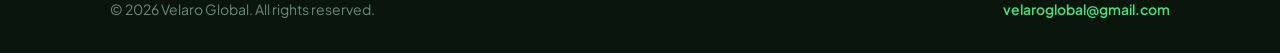
<file: privacy-policy.html>
<!doctype html>
<html lang="en">
<head>
<meta charset="utf-8" />
<meta name="viewport" content="width=device-width, initial-scale=1" />
<title>VG GameBooster Privacy Policy · Velaro Global</title>
<meta name="description" content="Privacy policy for VG GameBooster by Velaro Global." />
<meta name="theme-color" content="#0d1b0f" />
<link rel="canonical" href="https://velaroglobal.com/privacy-policy.html" />
<link rel="icon" type="image/png" href="/gamebooster/icon.png" />
<link rel="apple-touch-icon" href="/gamebooster/icon.png" />
<meta property="og:site_name" content="Velaro Global" />
<meta property="og:type" content="website" />
<meta property="og:title" content="VG GameBooster Privacy Policy · Velaro Global" />
<meta property="og:description" content="Privacy policy for VG GameBooster by Velaro Global." />
<meta property="og:url" content="https://velaroglobal.com/privacy-policy.html" />
<meta property="og:image" content="https://velaroglobal.com/gamebooster/icon.png" />
<link rel="preconnect" href="https://fonts.googleapis.com" />
<link rel="preconnect" href="https://fonts.gstatic.com" crossorigin />
<link rel="stylesheet" href="https://fonts.googleapis.com/css2?family=Old+Standard+TT:wght@400;700&family=Plus+Jakarta+Sans:wght@400;500;600;700;800&display=swap" />
<link rel="stylesheet" href="/assets/css/site.css" />
</head>
<body>
  <a class="skip" href="#main">Skip to content</a>
  <header class="site-header">
    <div class="wrap">
      <a class="brand" href="/" aria-label="Velaro Global home"><img class="vg-mark" src="/assets/img/vg-logo.png" width="512" height="512" alt="" /><span class="wordmark">Velaro Global</span></a>
      <nav class="site-nav" aria-label="Main">
        <a href="/habitstack/">HabitStack</a>
        <a href="/gamebooster/" aria-current="page">GameBooster</a>
        <a href="mailto:velaroglobal@gmail.com">Contact</a>
      </nav>
    </div>
  </header>
  <main id="main">
    <nav class="subnav" aria-label="VG GameBooster">
      <div class="wrap narrow">
        <span class="app"><img src="/gamebooster/icon.png" width="22" height="22" alt="" />VG GameBooster</span>
        <a href="/gamebooster/">Overview</a>
        <a href="/privacy-policy.html" aria-current="page">Privacy</a>
        <a href="/terms.html">Terms</a>
      </div>
    </nav>
    <article class="legal">
      <div class="wrap narrow">
        <h1>Privacy Policy</h1>
        <p class="updated">Effective date: <time datetime="2026-01-01">1 January 2026</time></p>
        <div class="intro">
          <p>
            This privacy policy applies to the <strong>VG GameBooster</strong> app
            (referred to as the "Application") for mobile devices, created by
            <strong>Velaro Global</strong> (referred to as the "Service Provider") as
            an Ad Supported service. This service is provided "AS IS".
          </p>

        </div>

        <h2>Information Collection and Use</h2>
        <div class="card">
          <p>
            The Application collects information when you download and use it.
            This information may include:
          </p>
          <ul>
            <li>Your device's Internet Protocol address (e.g. IP address)</li>
            <li>The pages of the Application you visit, the time and date of your visit, and the time spent on those pages</li>
            <li>Time spent on the Application</li>
            <li>The operating system you use on your mobile device</li>
          </ul>
          <p>The Application does not gather precise information about the location of your mobile device.</p>
          <p>The Application does not use Artificial Intelligence (AI) technologies to process your data or provide features.</p>
          <p>
            The Service Provider may use the information you provided to contact you
            from time to time with important information, required notices, and
            marketing promotions.
          </p>
          <p>
            For a better experience, the Service Provider may require you to provide
            certain personally identifiable information while using the Application.
            This information will be retained and used as described in this policy.
          </p>

        </div>

        <h2>Third Party Access</h2>
        <div class="card">
          <p>
            Only aggregated, anonymised data is periodically transmitted to external
            services to aid the Service Provider in improving the Application.
            The Service Provider may share your information with third parties as
            described in this statement.
          </p>
          <p>The Application uses the following third-party services, each with their own Privacy Policy:</p>
          <ul>
            <li><a href="https://www.google.com/policies/privacy/" target="_blank" rel="noopener">Google Play Services</a></li>
            <li><a href="https://firebase.google.com/support/privacy" target="_blank" rel="noopener">Google Analytics for Firebase</a></li>
            <li><a href="https://firebase.google.com/support/privacy/" target="_blank" rel="noopener">Firebase Crashlytics</a></li>
          </ul>
          <p>The Service Provider may disclose collected information:</p>
          <ul>
            <li>As required by law (e.g. to comply with a subpoena or similar legal process)</li>
            <li>When necessary to protect rights, safety, or to investigate fraud</li>
            <li>With trusted service providers who work on their behalf and have agreed to adhere to this privacy statement</li>
          </ul>

        </div>

        <h2>Opt-Out Rights</h2>
        <div class="card">
          <p>
            You can stop all collection of information by the Application by
            uninstalling it using the standard uninstall processes available on your
            mobile device or via the application marketplace.
          </p>

        </div>

        <h2>Data Retention Policy</h2>
        <div class="card">
          <p>
            The Service Provider will retain User Provided data for as long as you
            use the Application and for a reasonable time thereafter. To request
            deletion of your data, please contact
            <a href="mailto:velaroglobal@gmail.com">velaroglobal@gmail.com</a>.
          </p>

        </div>

        <h2>Children</h2>
        <div class="card">
          <p>
            The Service Provider does not knowingly solicit data from or market to
            children under the age of 13. The Application does not address anyone
            under 13. If you are a parent or guardian and believe your child has
            provided personal information, please contact
            <a href="mailto:velaroglobal@gmail.com">velaroglobal@gmail.com</a>
            and we will take the necessary actions.
          </p>

        </div>

        <h2>Security</h2>
        <div class="card">
          <p>
            The Service Provider is concerned about safeguarding the confidentiality
            of your information and provides physical, electronic, and procedural
            safeguards to protect the information it processes and maintains.
          </p>

        </div>

        <h2>Changes to This Policy</h2>
        <div class="card">
          <p>
            This Privacy Policy may be updated from time to time. The Service
            Provider will notify you of any changes by updating this page.
            You are advised to review this page regularly, as continued use of the
            Application constitutes acceptance of any changes.
          </p>

        </div>

        <h2>Your Consent</h2>
        <div class="card">
          <p>
            By using the Application, you consent to the processing of your
            information as set forth in this Privacy Policy, as amended from
            time to time.
          </p>

        </div>

        <h2>Contact Us</h2>
        <div class="card">
          <p>
            If you have any questions about this Privacy Policy, please contact us at
            <a href="mailto:velaroglobal@gmail.com">velaroglobal@gmail.com</a>.
          </p>

        </div>
      </div>
    </article>
  </main>
  <footer class="site-footer">
    <div class="wrap">
      <div class="cols">
        <div class="about">
          <a class="brand" href="/"><img class="vg-mark" src="/assets/img/vg-logo.png" width="512" height="512" alt="" /><span class="wordmark">Velaro Global</span></a>
          <p>Built for people, powered by purpose.</p>
        </div>
        <div>
          <h4>HabitStack</h4>
          <ul>
            <li><a href="/habitstack/">Overview</a></li>
            <li><a href="/habitstack/privacy/">Privacy policy</a></li>
            <li><a href="/habitstack/terms/">Terms of use</a></li>
            <li><a href="/habitstack/delete-account/">Delete account</a></li>
          </ul>
        </div>
        <div>
          <h4>GameBooster</h4>
          <ul>
            <li><a href="/gamebooster/">Overview</a></li>
            <li><a href="/privacy-policy.html">Privacy policy</a></li>
            <li><a href="/terms.html">Terms &amp; conditions</a></li>
          </ul>
        </div>
      </div>
      <div class="legal-line">
        <span>&copy; 2026 Velaro Global. All rights reserved.</span>
        <a href="mailto:velaroglobal@gmail.com">velaroglobal@gmail.com</a>
      </div>
    </div>
  </footer>
</body>
</html>
</file>
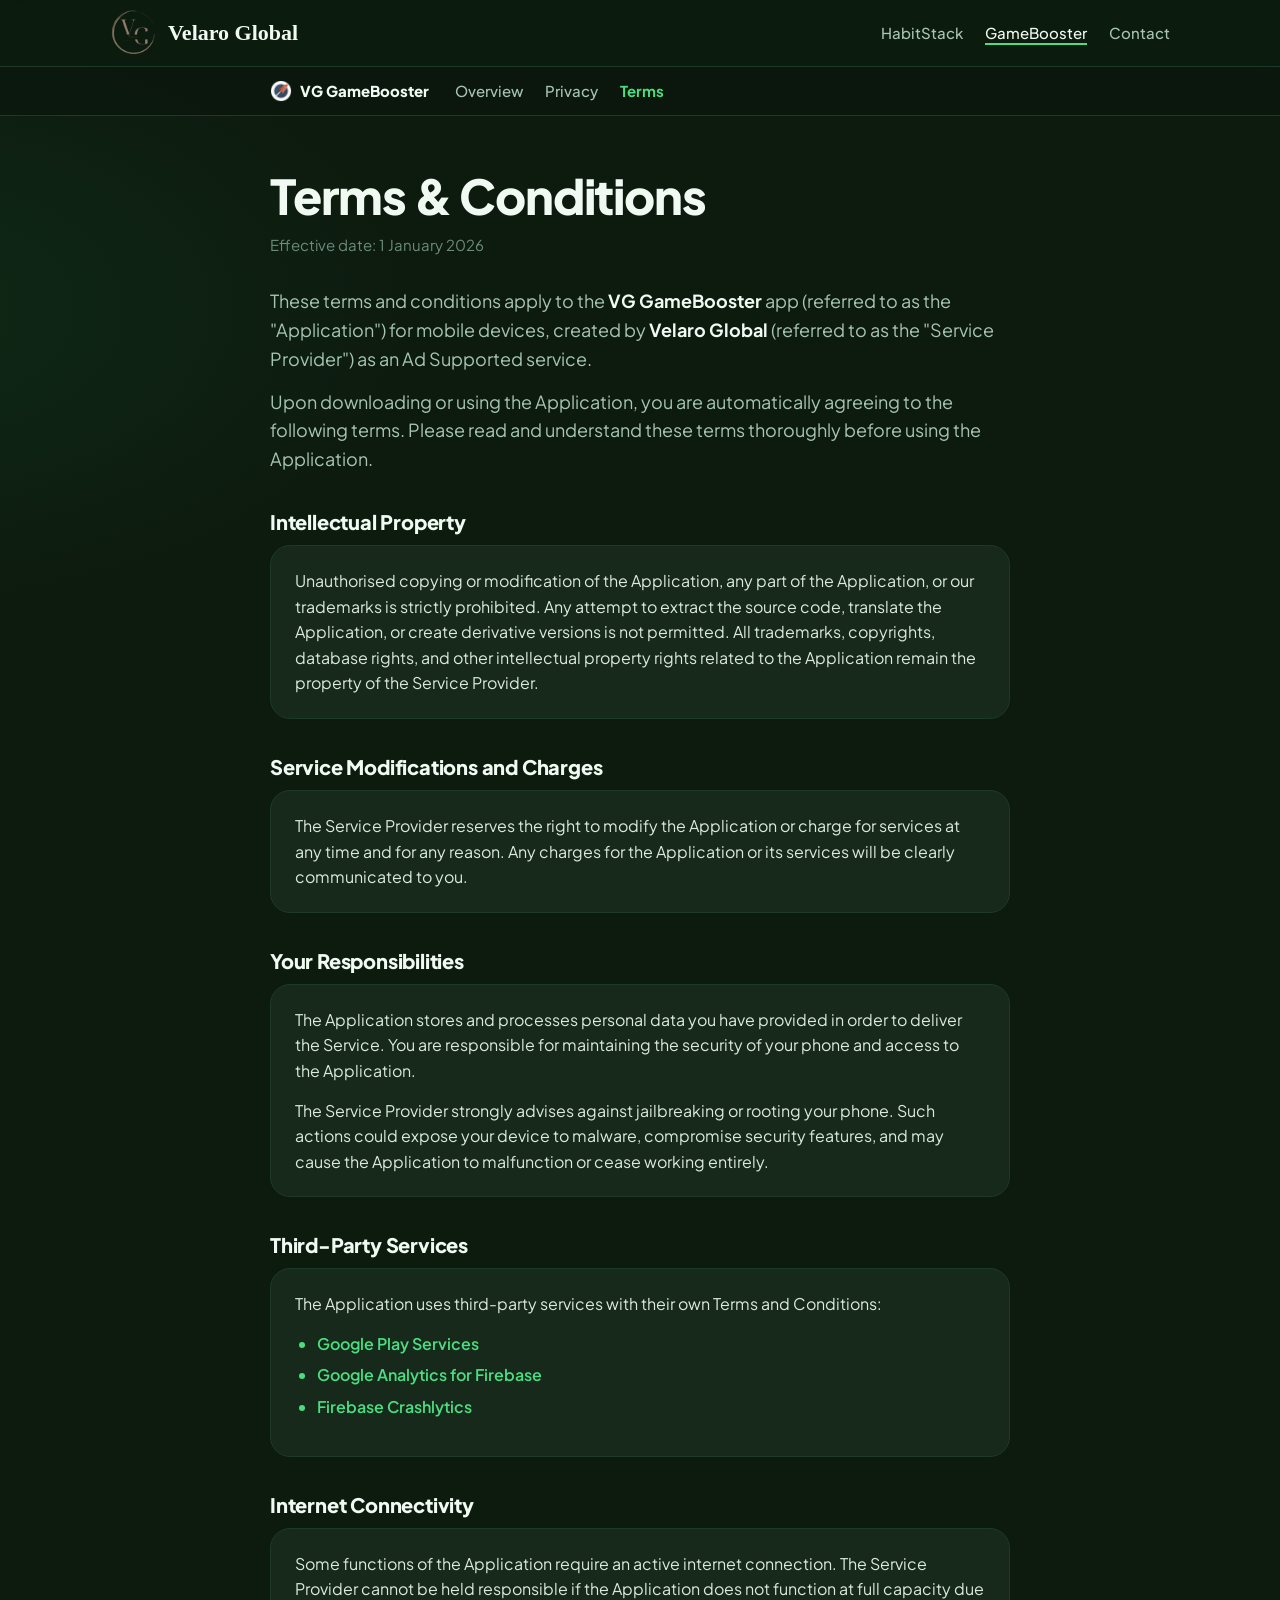
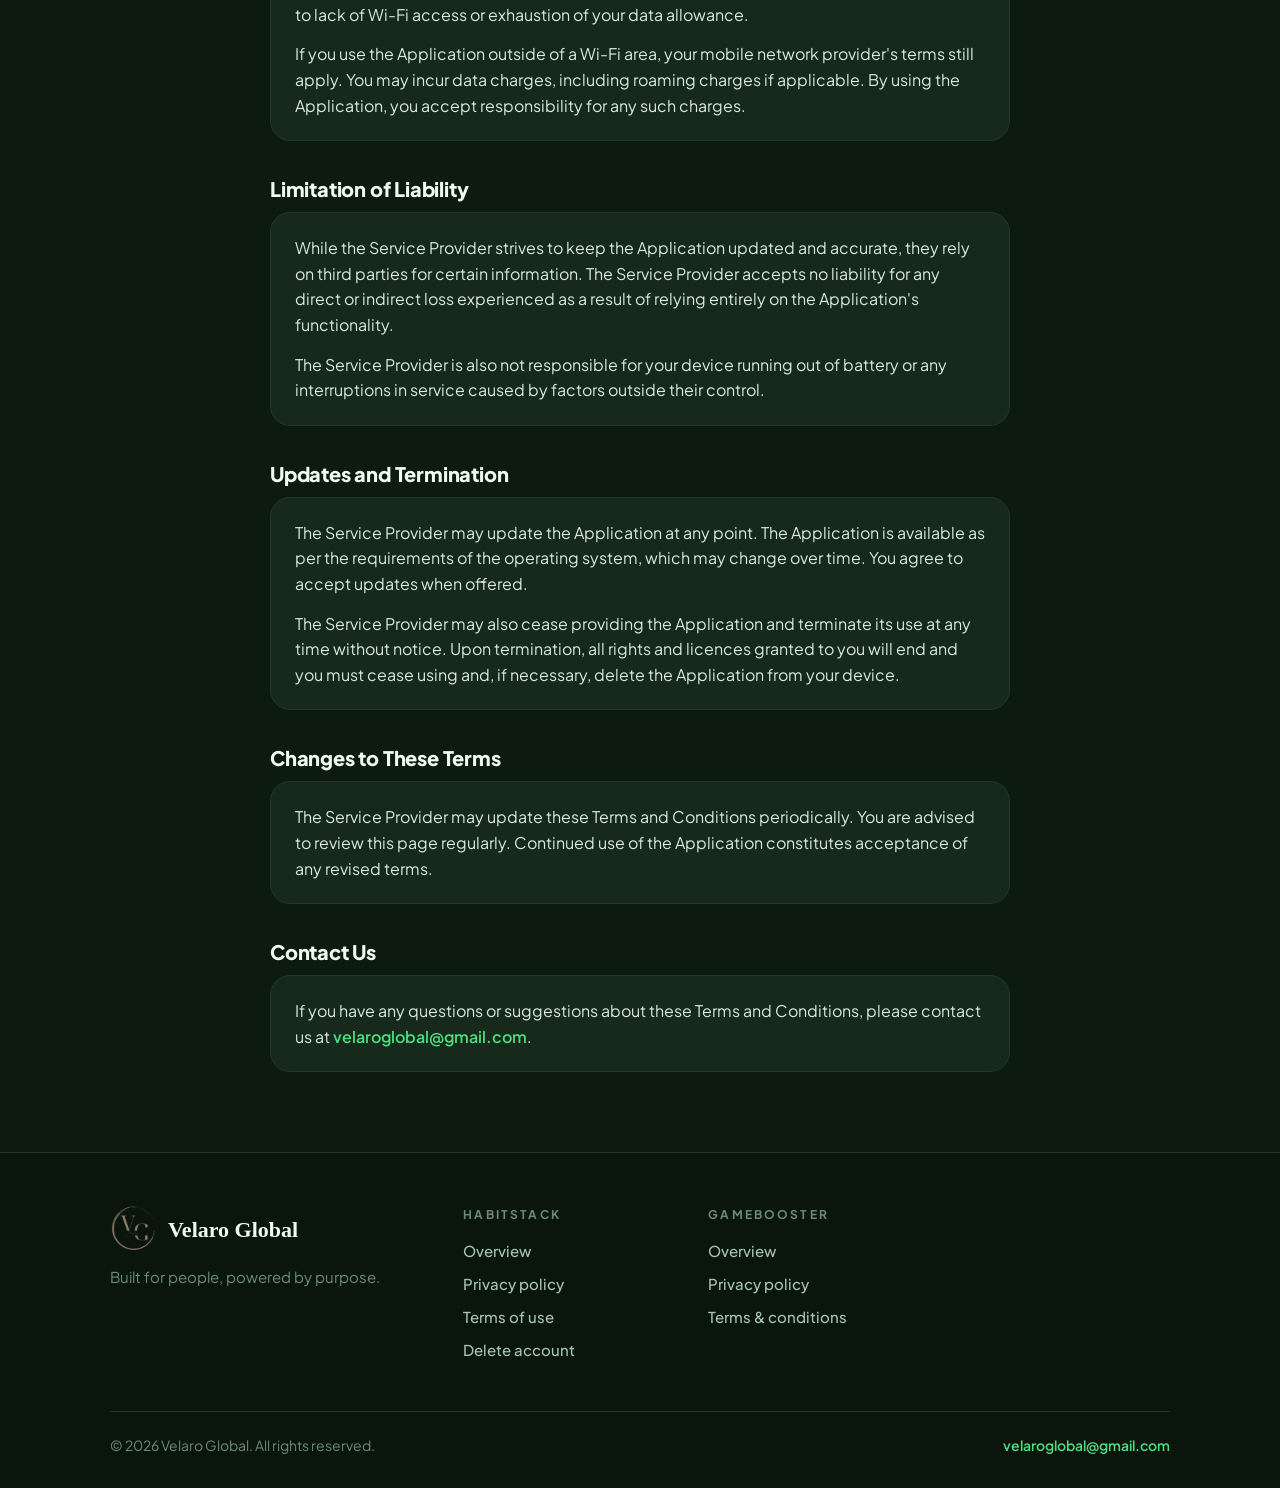
<file: terms.html>
<!doctype html>
<html lang="en">
<head>
<meta charset="utf-8" />
<meta name="viewport" content="width=device-width, initial-scale=1" />
<title>VG GameBooster Terms &amp; Conditions · Velaro Global</title>
<meta name="description" content="Terms and conditions for VG GameBooster by Velaro Global." />
<meta name="theme-color" content="#0d1b0f" />
<link rel="canonical" href="https://velaroglobal.com/terms.html" />
<link rel="icon" type="image/png" href="/gamebooster/icon.png" />
<link rel="apple-touch-icon" href="/gamebooster/icon.png" />
<meta property="og:site_name" content="Velaro Global" />
<meta property="og:type" content="website" />
<meta property="og:title" content="VG GameBooster Terms &amp; Conditions · Velaro Global" />
<meta property="og:description" content="Terms and conditions for VG GameBooster by Velaro Global." />
<meta property="og:url" content="https://velaroglobal.com/terms.html" />
<meta property="og:image" content="https://velaroglobal.com/gamebooster/icon.png" />
<link rel="preconnect" href="https://fonts.googleapis.com" />
<link rel="preconnect" href="https://fonts.gstatic.com" crossorigin />
<link rel="stylesheet" href="https://fonts.googleapis.com/css2?family=Old+Standard+TT:wght@400;700&family=Plus+Jakarta+Sans:wght@400;500;600;700;800&display=swap" />
<link rel="stylesheet" href="/assets/css/site.css" />
</head>
<body>
  <a class="skip" href="#main">Skip to content</a>
  <header class="site-header">
    <div class="wrap">
      <a class="brand" href="/" aria-label="Velaro Global home"><img class="vg-mark" src="/assets/img/vg-logo.png" width="512" height="512" alt="" /><span class="wordmark">Velaro Global</span></a>
      <nav class="site-nav" aria-label="Main">
        <a href="/habitstack/">HabitStack</a>
        <a href="/gamebooster/" aria-current="page">GameBooster</a>
        <a href="mailto:velaroglobal@gmail.com">Contact</a>
      </nav>
    </div>
  </header>
  <main id="main">
    <nav class="subnav" aria-label="VG GameBooster">
      <div class="wrap narrow">
        <span class="app"><img src="/gamebooster/icon.png" width="22" height="22" alt="" />VG GameBooster</span>
        <a href="/gamebooster/">Overview</a>
        <a href="/privacy-policy.html">Privacy</a>
        <a href="/terms.html" aria-current="page">Terms</a>
      </div>
    </nav>
    <article class="legal">
      <div class="wrap narrow">
        <h1>Terms &amp; Conditions</h1>
        <p class="updated">Effective date: <time datetime="2026-01-01">1 January 2026</time></p>
        <div class="intro">
          <p>
            These terms and conditions apply to the <strong>VG GameBooster</strong>
            app (referred to as the "Application") for mobile devices, created by
            <strong>Velaro Global</strong> (referred to as the "Service Provider") as
            an Ad Supported service.
          </p>
          <p>
            Upon downloading or using the Application, you are automatically agreeing
            to the following terms. Please read and understand these terms thoroughly
            before using the Application.
          </p>

        </div>

        <h2>Intellectual Property</h2>
        <div class="card">
          <p>
            Unauthorised copying or modification of the Application, any part of the
            Application, or our trademarks is strictly prohibited. Any attempt to
            extract the source code, translate the Application, or create derivative
            versions is not permitted. All trademarks, copyrights, database rights,
            and other intellectual property rights related to the Application remain
            the property of the Service Provider.
          </p>

        </div>

        <h2>Service Modifications and Charges</h2>
        <div class="card">
          <p>
            The Service Provider reserves the right to modify the Application or
            charge for services at any time and for any reason. Any charges for the
            Application or its services will be clearly communicated to you.
          </p>

        </div>

        <h2>Your Responsibilities</h2>
        <div class="card">
          <p>
            The Application stores and processes personal data you have provided in
            order to deliver the Service. You are responsible for maintaining the
            security of your phone and access to the Application.
          </p>
          <p>
            The Service Provider strongly advises against jailbreaking or rooting your
            phone. Such actions could expose your device to malware, compromise
            security features, and may cause the Application to malfunction or cease
            working entirely.
          </p>

        </div>

        <h2>Third-Party Services</h2>
        <div class="card">
          <p>The Application uses third-party services with their own Terms and Conditions:</p>
          <ul>
            <li><a href="https://policies.google.com/terms" target="_blank" rel="noopener">Google Play Services</a></li>
            <li><a href="https://www.google.com/analytics/terms/" target="_blank" rel="noopener">Google Analytics for Firebase</a></li>
            <li><a href="https://firebase.google.com/terms/crashlytics" target="_blank" rel="noopener">Firebase Crashlytics</a></li>
          </ul>

        </div>

        <h2>Internet Connectivity</h2>
        <div class="card">
          <p>
            Some functions of the Application require an active internet connection.
            The Service Provider cannot be held responsible if the Application does
            not function at full capacity due to lack of Wi-Fi access or exhaustion
            of your data allowance.
          </p>
          <p>
            If you use the Application outside of a Wi-Fi area, your mobile network
            provider's terms still apply. You may incur data charges, including
            roaming charges if applicable. By using the Application, you accept
            responsibility for any such charges.
          </p>

        </div>

        <h2>Limitation of Liability</h2>
        <div class="card">
          <p>
            While the Service Provider strives to keep the Application updated and
            accurate, they rely on third parties for certain information.
            The Service Provider accepts no liability for any direct or indirect loss
            experienced as a result of relying entirely on the Application's
            functionality.
          </p>
          <p>
            The Service Provider is also not responsible for your device running out
            of battery or any interruptions in service caused by factors outside
            their control.
          </p>

        </div>

        <h2>Updates and Termination</h2>
        <div class="card">
          <p>
            The Service Provider may update the Application at any point. The
            Application is available as per the requirements of the operating system,
            which may change over time. You agree to accept updates when offered.
          </p>
          <p>
            The Service Provider may also cease providing the Application and
            terminate its use at any time without notice. Upon termination, all
            rights and licences granted to you will end and you must cease using
            and, if necessary, delete the Application from your device.
          </p>

        </div>

        <h2>Changes to These Terms</h2>
        <div class="card">
          <p>
            The Service Provider may update these Terms and Conditions periodically.
            You are advised to review this page regularly. Continued use of the
            Application constitutes acceptance of any revised terms.
          </p>

        </div>

        <h2>Contact Us</h2>
        <div class="card">
          <p>
            If you have any questions or suggestions about these Terms and Conditions,
            please contact us at
            <a href="mailto:velaroglobal@gmail.com">velaroglobal@gmail.com</a>.
          </p>

        </div>
      </div>
    </article>
  </main>
  <footer class="site-footer">
    <div class="wrap">
      <div class="cols">
        <div class="about">
          <a class="brand" href="/"><img class="vg-mark" src="/assets/img/vg-logo.png" width="512" height="512" alt="" /><span class="wordmark">Velaro Global</span></a>
          <p>Built for people, powered by purpose.</p>
        </div>
        <div>
          <h4>HabitStack</h4>
          <ul>
            <li><a href="/habitstack/">Overview</a></li>
            <li><a href="/habitstack/privacy/">Privacy policy</a></li>
            <li><a href="/habitstack/terms/">Terms of use</a></li>
            <li><a href="/habitstack/delete-account/">Delete account</a></li>
          </ul>
        </div>
        <div>
          <h4>GameBooster</h4>
          <ul>
            <li><a href="/gamebooster/">Overview</a></li>
            <li><a href="/privacy-policy.html">Privacy policy</a></li>
            <li><a href="/terms.html">Terms &amp; conditions</a></li>
          </ul>
        </div>
      </div>
      <div class="legal-line">
        <span>&copy; 2026 Velaro Global. All rights reserved.</span>
        <a href="mailto:velaroglobal@gmail.com">velaroglobal@gmail.com</a>
      </div>
    </div>
  </footer>
</body>
</html>
</file>
<file: assets/css/site.css>
/*
 * site.css: the one stylesheet for velaroglobal.com.
 *
 * Dark-first theme taken from HabitStack's dark colour scheme
 * (indie-apps: habitstack/ui/.../theme/Color.kt and design/brand/logo-dark.svg):
 * Neutral900 #0D1B0F background, Green900Card #16291B cards, Green400 #4ADE80 accent.
 * Every colour is a token below; change it here, never inline.
 */

:root {
  color-scheme: dark;
  --bg: #0d1b0f;            /* Neutral900, logo dark background */
  --bg-deep: #0a160c;       /* Neutral950 */
  --surface: #16291b;       /* Green900Card */
  --surface-2: #1e3a27;     /* Green900Surface */
  --surface-3: #244430;     /* Green800Surface */
  --ink: #f0faf2;
  --muted: #a7c4b2;         /* Sage300 */
  --faint: #6b8a7a;         /* Sage500 */
  --border: #1e3a27;
  --accent: #4ade80;        /* Green400 */
  --accent-2: #86efac;      /* Green300 */
  --accent-deep: #1aa35a;   /* logo gradient end */
  --on-accent: #0d1b0f;
  --amber: #fbbf24;         /* Amber400, streaks */
  --rocket: #ff8a78;        /* GameBooster accent */
  --shadow: 0 18px 50px rgba(0, 0, 0, 0.45);
  --glow: 0 0 0 1px rgba(74, 222, 128, 0.18), 0 20px 60px rgba(26, 163, 90, 0.18);
  --serif: "Old Standard TT", Georgia, "Times New Roman", serif;
  --font: "Plus Jakarta Sans", -apple-system, BlinkMacSystemFont, "Segoe UI", Roboto, Helvetica, Arial, sans-serif;
  --radius: 20px;
}

/* ── Base ─────────────────────────────────────────────────────────────── */
* { box-sizing: border-box; }
html { -webkit-text-size-adjust: 100%; scroll-behavior: smooth; background: var(--bg); }
body {
  margin: 0;
  background:
    radial-gradient(1200px 600px at 80% -10%, rgba(74, 222, 128, 0.10), transparent 60%),
    radial-gradient(900px 500px at -10% 10%, rgba(26, 163, 90, 0.10), transparent 60%),
    var(--bg);
  background-repeat: no-repeat;
  color: var(--ink);
  font-family: var(--font);
  font-size: 17px;
  line-height: 1.6;
  overflow-x: hidden;
}
img { max-width: 100%; height: auto; display: block; }
a { color: var(--accent); font-weight: 600; text-decoration: none; }
a:hover { text-decoration: underline; text-underline-offset: 3px; }
a:focus-visible, button:focus-visible { outline: 2px solid var(--accent); outline-offset: 3px; border-radius: 6px; }
h1, h2, h3 { line-height: 1.15; margin: 0; font-weight: 800; letter-spacing: -0.025em; }
p { margin: 0 0 14px; }
.wrap { max-width: 1100px; margin: 0 auto; padding: 0 20px; }
.narrow { max-width: 780px; }
.skip { position: absolute; left: -999px; }
.skip:focus { left: 12px; top: 12px; z-index: 10; background: var(--surface); padding: 8px 12px; }
.grad { background: linear-gradient(90deg, var(--accent-2), var(--accent) 50%, var(--accent-deep)); -webkit-background-clip: text; background-clip: text; color: transparent; }

/* ── Header ───────────────────────────────────────────────────────────── */
.site-header {
  position: sticky; top: 0; z-index: 5;
  background: rgba(13, 27, 15, 0.82);
  backdrop-filter: saturate(160%) blur(12px);
  -webkit-backdrop-filter: saturate(160%) blur(12px);
  border-bottom: 1px solid var(--border);
}
.site-header .wrap { display: flex; align-items: center; gap: 16px; min-height: 66px; }
.brand { display: flex; align-items: center; gap: 10px; color: var(--ink); font-weight: 800; font-size: 19px; letter-spacing: -0.02em; white-space: nowrap; }
.brand:hover { text-decoration: none; }
.brand .vg-mark { width: 48px; height: 48px; flex: none; }
.brand .wordmark { font-family: var(--serif); font-weight: 700; font-size: 22px; letter-spacing: 0; }

/* The Velaro Global logo is the original file (assets/img/vg-logo.png), shown as is. */
.vg-mark { display: inline-block; }
.site-nav { margin-left: auto; display: flex; gap: 4px 22px; flex-wrap: wrap; justify-content: flex-end; }
.site-nav a { color: var(--muted); font-weight: 500; font-size: 15px; }
.site-nav a:hover, .site-nav a[aria-current="page"] { color: var(--ink); text-decoration: none; }
.site-nav a[aria-current="page"] { box-shadow: inset 0 -2px 0 var(--accent); }
@media (max-width: 600px) {
  .site-header .wrap { flex-wrap: wrap; gap: 6px 12px; padding-top: 10px; padding-bottom: 10px; }
  .site-nav { margin-left: 0; width: 100%; justify-content: flex-start; gap: 4px 18px; }
}

/* ── Sections ─────────────────────────────────────────────────────────── */
section { padding: 80px 0; }
section.alt { background: rgba(10, 22, 12, 0.6); border-top: 1px solid var(--border); border-bottom: 1px solid var(--border); }
.eyebrow {
  display: inline-block;
  font-size: 12px; font-weight: 700;
  letter-spacing: 0.2em; text-transform: uppercase;
  color: var(--accent);
  margin-bottom: 14px;
}
.section-head { max-width: 660px; margin-bottom: 40px; }
.section-head h2 { font-size: clamp(30px, 4.4vw, 44px); margin-bottom: 14px; }
.section-head p { color: var(--muted); font-size: 18px; }
.center { text-align: center; margin-left: auto; margin-right: auto; }

/* ── Hero ─────────────────────────────────────────────────────────────── */
.hero { padding: 96px 0 80px; text-align: center; }
.hero .vg-mark { display: block; width: 180px; height: 180px; margin: 0 auto 30px; }
.hero h1 { font-size: clamp(40px, 7.4vw, 76px); margin-bottom: 20px; }
.hero .lede { font-size: clamp(18px, 2.4vw, 21px); color: var(--muted); max-width: 640px; margin: 0 auto 34px; }
.actions { display: flex; gap: 12px; justify-content: center; flex-wrap: wrap; }

.btn {
  display: inline-flex; align-items: center; gap: 8px;
  padding: 13px 24px; border-radius: 999px;
  font-weight: 700; font-size: 16px;
  border: 1px solid var(--accent);
  background: var(--accent); color: var(--on-accent);
  transition: transform .15s ease, filter .15s ease;
}
.btn:hover { text-decoration: none; filter: brightness(1.08); transform: translateY(-1px); }
.btn.ghost { background: transparent; color: var(--ink); border-color: var(--surface-3); }
.btn.ghost:hover { border-color: var(--accent); }
.btn.rocket { background: var(--rocket); border-color: var(--rocket); color: #1b1e24; }
.pill {
  display: inline-block; font-size: 13px; font-weight: 700;
  padding: 4px 12px; border-radius: 999px;
  background: rgba(74, 222, 128, 0.12); color: var(--accent);
  border: 1px solid rgba(74, 222, 128, 0.28);
  vertical-align: middle; white-space: nowrap;
}
.pill.live { background: rgba(255, 138, 120, 0.12); color: var(--rocket); border-color: rgba(255, 138, 120, 0.3); }
.pill.off { background: rgba(167, 196, 178, 0.10); color: var(--muted); border-color: rgba(167, 196, 178, 0.28); }
.note { color: var(--muted); font-size: 15px; font-style: italic; }

/* ── Product hero (app pages) ─────────────────────────────────────────── */
.product-hero { padding: 80px 0 64px; }
.product-hero .wrap { display: grid; grid-template-columns: 1.05fr 0.95fr; gap: 48px; align-items: center; }
.product-hero .app-icon { width: 92px; height: 92px; border-radius: 22%; margin-bottom: 24px; box-shadow: var(--glow); }
.product-hero h1 { font-size: clamp(40px, 6.4vw, 64px); margin-bottom: 16px; }
.product-hero .lede { font-size: 19px; color: var(--muted); margin-bottom: 24px; max-width: 530px; }
.product-hero .actions { justify-content: flex-start; margin-top: 8px; }
.hero-phones { position: relative; display: flex; justify-content: center; }
.hero-phones .phone { width: 56%; }
.hero-phones .phone + .phone { margin-left: -12%; margin-top: 56px; }
@media (max-width: 840px) {
  .product-hero .wrap { grid-template-columns: 1fr; gap: 44px; }
  .hero-phones { max-width: 440px; margin: 0 auto; }
}

/* ── Phone frame + screenshot strip ───────────────────────────────────── */
.phone {
  border-radius: 30px;
  padding: 7px;
  background: linear-gradient(160deg, var(--surface-3), var(--bg-deep));
  border: 1px solid var(--surface-2);
  box-shadow: var(--shadow);
  flex: none;
}
.phone img { border-radius: 24px; width: 100%; aspect-ratio: 9 / 16; object-fit: cover; object-position: top; background: var(--bg-deep); }
.shots {
  display: flex; gap: 22px;
  overflow-x: auto; scroll-snap-type: x mandatory;
  padding: 8px 20px 30px; margin: 0 -20px;
  scrollbar-width: thin; scrollbar-color: var(--surface-3) transparent;
}
.shots figure { margin: 0; scroll-snap-align: start; flex: none; width: 236px; }
.shots figcaption { text-align: center; color: var(--muted); font-size: 14px; margin-top: 14px; }
.shots figcaption strong { display: block; color: var(--ink); font-size: 15px; }

/* ── Cards / grids ────────────────────────────────────────────────────── */
.grid { display: grid; gap: 18px; }
.grid.two { grid-template-columns: repeat(2, minmax(0, 1fr)); }
.grid.three { grid-template-columns: repeat(3, minmax(0, 1fr)); }
@media (max-width: 880px) { .grid.three { grid-template-columns: repeat(2, minmax(0, 1fr)); } }
@media (max-width: 600px) { .grid.two, .grid.three { grid-template-columns: 1fr; } }
.card {
  background: var(--surface);
  border: 1px solid var(--border);
  border-radius: var(--radius);
  padding: 26px;
}
.card h3 { font-size: 18px; margin-bottom: 8px; letter-spacing: -0.01em; }
.card p { color: var(--muted); font-size: 16px; }
.card p:last-child { margin-bottom: 0; }
.card .emoji {
  display: inline-grid; place-items: center;
  width: 46px; height: 46px; border-radius: 14px;
  background: var(--surface-2); font-size: 22px; line-height: 1; margin-bottom: 16px;
}
.card .pro-tag { font-size: 11px; font-weight: 800; letter-spacing: 0.12em; color: var(--amber); margin-left: 6px; vertical-align: 2px; }

/* App card on the studio home page */
.app-card {
  position: relative; overflow: hidden;
  display: grid; grid-template-columns: 1fr auto; gap: 32px; align-items: center;
  background: linear-gradient(145deg, var(--surface), var(--bg-deep));
  border: 1px solid var(--surface-2);
  border-radius: 28px; padding: 36px;
}
.app-card + .app-card { margin-top: 26px; }
.app-card.habitstack { box-shadow: var(--glow); }
.app-card .app-head { display: flex; align-items: center; gap: 16px; margin-bottom: 16px; }
.app-card .app-head img { width: 68px; height: 68px; border-radius: 22%; flex: none; }
.app-card h3 { font-size: 28px; }
.app-card .tag { color: var(--muted); font-size: 15px; margin: 4px 0 0; }
.app-card p { color: var(--muted); }
.app-card ul.points { list-style: none; padding: 0; margin: 0 0 22px; display: grid; gap: 6px; }
.app-card ul.points li { padding-left: 26px; position: relative; color: var(--ink); font-size: 16px; }
.app-card ul.points li::before { content: "✓"; position: absolute; left: 2px; color: var(--accent); font-weight: 800; }
.app-card.gamebooster ul.points li::before { color: var(--rocket); }
.app-card .links { display: flex; flex-wrap: wrap; gap: 8px 18px; font-size: 15px; margin-top: 18px; }
.app-card .links a { color: var(--muted); font-weight: 500; }
.app-card .links a:hover { color: var(--ink); }
.app-card .app-shots { display: flex; gap: 12px; }
.app-card .app-shots .phone { width: 160px; padding: 5px; border-radius: 22px; }
.app-card .app-shots .phone img { border-radius: 17px; }
.app-card .app-shots .phone:nth-child(2) { margin-top: 34px; }
@media (max-width: 880px) {
  .app-card { grid-template-columns: 1fr; padding: 26px; }
  .app-card .app-shots { overflow-x: auto; padding-bottom: 6px; }
  .app-card .app-shots .phone { width: 140px; }
  .app-card .app-shots .phone:nth-child(2) { margin-top: 0; }
}

/* Free vs Pro */
.plan h3 { font-size: 24px; margin-bottom: 4px; }
.plan .sub { color: var(--muted); font-size: 15px; margin-bottom: 18px; }
.plan ul { list-style: none; padding: 0; margin: 0; }
.plan li { padding: 10px 0 10px 28px; position: relative; border-top: 1px solid var(--surface-2); font-size: 16px; }
.plan li::before { content: "✓"; position: absolute; left: 4px; color: var(--accent); font-weight: 800; }
.plan.pro { border: 1px solid rgba(74, 222, 128, 0.45); box-shadow: var(--glow); background: linear-gradient(160deg, var(--surface-2), var(--surface)); }
.plan.pro h3 .pill { margin-left: 8px; }

/* Values */
.values .card { background: transparent; border: 0; border-top: 2px solid var(--accent); border-radius: 0; padding: 22px 0 0; }

/* Data / privacy strip */
.callout {
  display: grid; grid-template-columns: auto 1fr; gap: 20px; align-items: start;
  background: var(--surface); border: 1px solid var(--surface-2); border-radius: var(--radius); padding: 28px;
}
.callout .emoji { font-size: 30px; line-height: 1; }
.callout p { color: var(--muted); }
.callout p:last-child { margin-bottom: 0; }
@media (max-width: 560px) { .callout { grid-template-columns: 1fr; } }

/* Contact */
.contact { text-align: center; }
.contact .mail { display: inline-block; font-size: clamp(22px, 4.4vw, 34px); font-weight: 800; letter-spacing: -0.02em; word-break: break-word; margin: 6px 0 10px; }

/* ── Legal pages ──────────────────────────────────────────────────────── */
.subnav { border-bottom: 1px solid var(--border); background: rgba(10, 22, 12, 0.7); }
.subnav .wrap { display: flex; gap: 6px 22px; flex-wrap: wrap; align-items: center; padding-top: 12px; padding-bottom: 12px; font-size: 15px; }
.subnav .app { display: inline-flex; align-items: center; gap: 8px; color: var(--ink); font-weight: 800; margin-right: 4px; }
.subnav .app img { width: 22px; height: 22px; border-radius: 6px; }
.subnav a { color: var(--muted); font-weight: 500; }
.subnav a:hover { color: var(--ink); text-decoration: none; }
.subnav a[aria-current="page"] { color: var(--accent); font-weight: 700; }
.legal { padding: 52px 0 80px; }
.legal h1 { font-size: clamp(34px, 5.4vw, 48px); margin-bottom: 10px; }
.legal .updated { color: var(--faint); font-size: 15px; margin-bottom: 30px; }
.legal .intro { color: var(--muted); font-size: 18px; }
.legal h2 { font-size: 20px; margin: 36px 0 12px; letter-spacing: -0.01em; }
.legal .card { padding: 22px 24px; }
.legal .card p, .legal .card li { color: #dbe9df; font-size: 16px; }
.legal strong { color: var(--ink); }
.legal ul { padding-left: 22px; margin: 0 0 14px; }
.legal li { margin-bottom: 6px; }
.legal li:last-child { margin-bottom: 0; }
.legal li::marker { color: var(--accent); }
.legal table { width: 100%; border-collapse: collapse; font-size: 15px; margin: 4px 0 14px; display: block; overflow-x: auto; }
.legal th, .legal td { text-align: left; vertical-align: top; padding: 10px; border-bottom: 1px solid var(--surface-2); color: #dbe9df; }
.legal th { color: var(--muted); font-weight: 700; }
.legal code { font-size: 0.9em; background: var(--surface-2); color: var(--accent-2); padding: 1px 6px; border-radius: 6px; word-break: break-word; }
.legal .button { display: inline-block; margin-top: 6px; }

/* ── Footer ───────────────────────────────────────────────────────────── */
.site-footer { border-top: 1px solid var(--border); background: var(--bg-deep); padding: 52px 0 32px; font-size: 15px; }
.site-footer .cols { display: grid; grid-template-columns: 1.5fr 1fr 1fr 1fr; gap: 28px; }
.site-footer h4 { font-size: 12px; letter-spacing: 0.18em; text-transform: uppercase; color: var(--faint); margin: 0 0 14px; }
.site-footer ul { list-style: none; padding: 0; margin: 0; }
.site-footer li { margin-bottom: 9px; }
.site-footer li a { color: var(--muted); font-weight: 500; }
.site-footer li a:hover { color: var(--ink); }
.site-footer .about .brand { margin-bottom: 12px; }
.site-footer .about p { color: var(--faint); max-width: 300px; }
.site-footer .legal-line { margin-top: 40px; padding-top: 22px; border-top: 1px solid var(--border); color: var(--faint); font-size: 14px; display: flex; flex-wrap: wrap; gap: 6px 18px; justify-content: space-between; }
@media (max-width: 760px) { .site-footer .cols { grid-template-columns: 1fr 1fr; } .site-footer .about { grid-column: 1 / -1; } }

/* ── 404 ──────────────────────────────────────────────────────────────── */
.notfound { padding: 130px 0; text-align: center; }
.notfound .code { font-size: clamp(64px, 14vw, 140px); font-weight: 800; line-height: 1; margin-bottom: 8px; }
.notfound h1 { font-size: clamp(26px, 4vw, 34px); margin-bottom: 12px; }
.notfound p { color: var(--muted); margin-bottom: 28px; }
</file>
